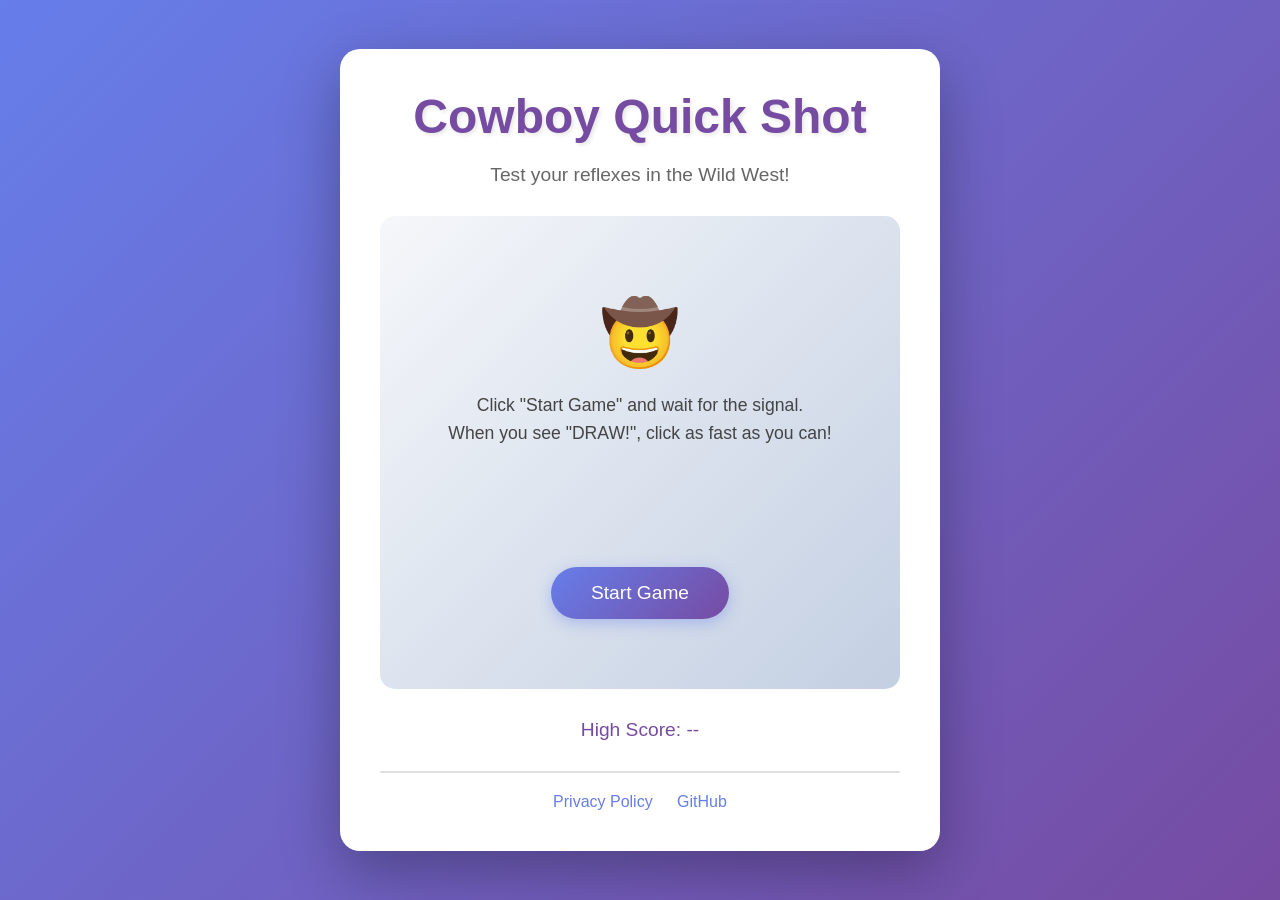
<file: index.html>
<!DOCTYPE html>
<html lang="en">
<head>
    <meta charset="UTF-8">
    <meta name="viewport" content="width=device-width, initial-scale=1.0">
    <title>Cowboy Quick Shot - Fast-Draw Reaction Game</title>
    <style>
        * {
            margin: 0;
            padding: 0;
            box-sizing: border-box;
        }
        
        body {
            font-family: -apple-system, BlinkMacSystemFont, 'Segoe UI', Roboto, 'Helvetica Neue', Arial, sans-serif;
            background: linear-gradient(135deg, #667eea 0%, #764ba2 100%);
            min-height: 100vh;
            display: flex;
            justify-content: center;
            align-items: center;
            padding: 20px;
        }
        
        .game-container {
            background: white;
            border-radius: 20px;
            padding: 40px;
            box-shadow: 0 20px 60px rgba(0,0,0,0.3);
            text-align: center;
            max-width: 600px;
            width: 100%;
        }
        
        h1 {
            color: #764ba2;
            font-size: 3em;
            margin-bottom: 20px;
            text-shadow: 2px 2px 4px rgba(0,0,0,0.1);
        }
        
        .subtitle {
            color: #666;
            font-size: 1.2em;
            margin-bottom: 30px;
        }
        
        .game-area {
            background: linear-gradient(135deg, #f5f7fa 0%, #c3cfe2 100%);
            border-radius: 15px;
            padding: 60px 20px;
            margin: 30px 0;
            min-height: 300px;
            display: flex;
            flex-direction: column;
            justify-content: center;
            align-items: center;
            position: relative;
        }
        
        .instructions {
            font-size: 1.1em;
            color: #444;
            line-height: 1.6;
            margin-bottom: 20px;
        }
        
        .btn {
            background: linear-gradient(135deg, #667eea, #764ba2);
            color: white;
            border: none;
            padding: 15px 40px;
            font-size: 1.2em;
            border-radius: 30px;
            cursor: pointer;
            transition: all 0.3s;
            margin: 10px;
            box-shadow: 0 4px 15px rgba(102, 126, 234, 0.4);
        }
        
        .btn:hover {
            transform: translateY(-2px);
            box-shadow: 0 6px 20px rgba(102, 126, 234, 0.6);
        }
        
        .btn:active {
            transform: translateY(0);
        }
        
        .btn:disabled {
            opacity: 0.6;
            cursor: not-allowed;
        }
        
        .message {
            font-size: 2em;
            font-weight: bold;
            margin: 20px 0;
            min-height: 50px;
        }
        
        .wait-message {
            color: #ff6b6b;
        }
        
        .ready-message {
            color: #51cf66;
            animation: pulse 0.5s infinite alternate;
        }
        
        @keyframes pulse {
            from { transform: scale(1); }
            to { transform: scale(1.05); }
        }
        
        .score {
            font-size: 1.5em;
            color: #667eea;
            margin: 20px 0;
        }
        
        .high-score {
            color: #764ba2;
            font-size: 1.2em;
            margin-top: 10px;
        }
        
        .footer {
            margin-top: 30px;
            padding-top: 20px;
            border-top: 2px solid #e0e0e0;
        }
        
        .footer a {
            color: #667eea;
            text-decoration: none;
            margin: 0 10px;
            transition: color 0.3s;
        }
        
        .footer a:hover {
            color: #764ba2;
        }
        
        .cowboy-emoji {
            font-size: 4em;
            margin: 20px 0;
        }
    </style>
</head>
<body>
    <div class="game-container">
        <h1>Cowboy Quick Shot</h1>
        <p class="subtitle">Test your reflexes in the Wild West!</p>
        
        <div class="game-area">
            <div class="cowboy-emoji">🤠</div>
            <div class="instructions">
                Click "Start Game" and wait for the signal.<br>
                When you see "DRAW!", click as fast as you can!
            </div>
            <div class="message" id="message"></div>
            <button class="btn" id="startBtn" onclick="startGame()">Start Game</button>
            <button class="btn" id="shootBtn" onclick="shoot()" style="display: none;" disabled>SHOOT!</button>
        </div>
        
        <div class="score" id="score"></div>
        <div class="high-score" id="highScore">High Score: --</div>
        
        <div class="footer">
            <a href="privacy.html">Privacy Policy</a>
            <a href="https://github.com/avinashkr29/cowboy-quick-shot-app">GitHub</a>
        </div>
    </div>
    
    <script>
        let startTime;
        let gameActive = false;
        let timeout;
        
        function loadHighScore() {
            const highScore = localStorage.getItem('cowboyHighScore');
            if (highScore) {
                document.getElementById('highScore').textContent = `High Score: ${highScore} ms`;
            }
        }
        
        function saveHighScore(time) {
            const currentHigh = localStorage.getItem('cowboyHighScore');
            if (!currentHigh || time < parseInt(currentHigh)) {
                localStorage.setItem('cowboyHighScore', time);
                document.getElementById('highScore').textContent = `High Score: ${time} ms`;
                return true;
            }
            return false;
        }
        
        function startGame() {
            gameActive = false;
            document.getElementById('startBtn').style.display = 'none';
            document.getElementById('shootBtn').style.display = 'inline-block';
            document.getElementById('shootBtn').disabled = true;
            document.getElementById('message').className = 'message wait-message';
            document.getElementById('message').textContent = 'Wait for it...';
            document.getElementById('score').textContent = '';
            
            const randomDelay = Math.random() * 3000 + 2000;
            
            timeout = setTimeout(() => {
                gameActive = true;
                startTime = Date.now();
                document.getElementById('shootBtn').disabled = false;
                document.getElementById('message').className = 'message ready-message';
                document.getElementById('message').textContent = 'DRAW!';
            }, randomDelay);
        }
        
        function shoot() {
            if (!gameActive) {
                clearTimeout(timeout);
                document.getElementById('message').className = 'message wait-message';
                document.getElementById('message').textContent = 'Too early! You lose!';
                document.getElementById('score').textContent = 'Try again!';
                resetGame();
                return;
            }
            
            const endTime = Date.now();
            const reactionTime = endTime - startTime;
            
            document.getElementById('message').className = 'message';
            document.getElementById('message').textContent = 'Nice shot!';
            document.getElementById('score').textContent = `Reaction time: ${reactionTime} ms`;
            
            if (saveHighScore(reactionTime)) {
                document.getElementById('message').textContent = 'NEW HIGH SCORE!';
            }
            
            gameActive = false;
            resetGame();
        }
        
        function resetGame() {
            setTimeout(() => {
                document.getElementById('startBtn').style.display = 'inline-block';
                document.getElementById('shootBtn').style.display = 'none';
                document.getElementById('message').textContent = '';
            }, 2000);
        }
        
        loadHighScore();
    </script>
</body>
</html>
</file>
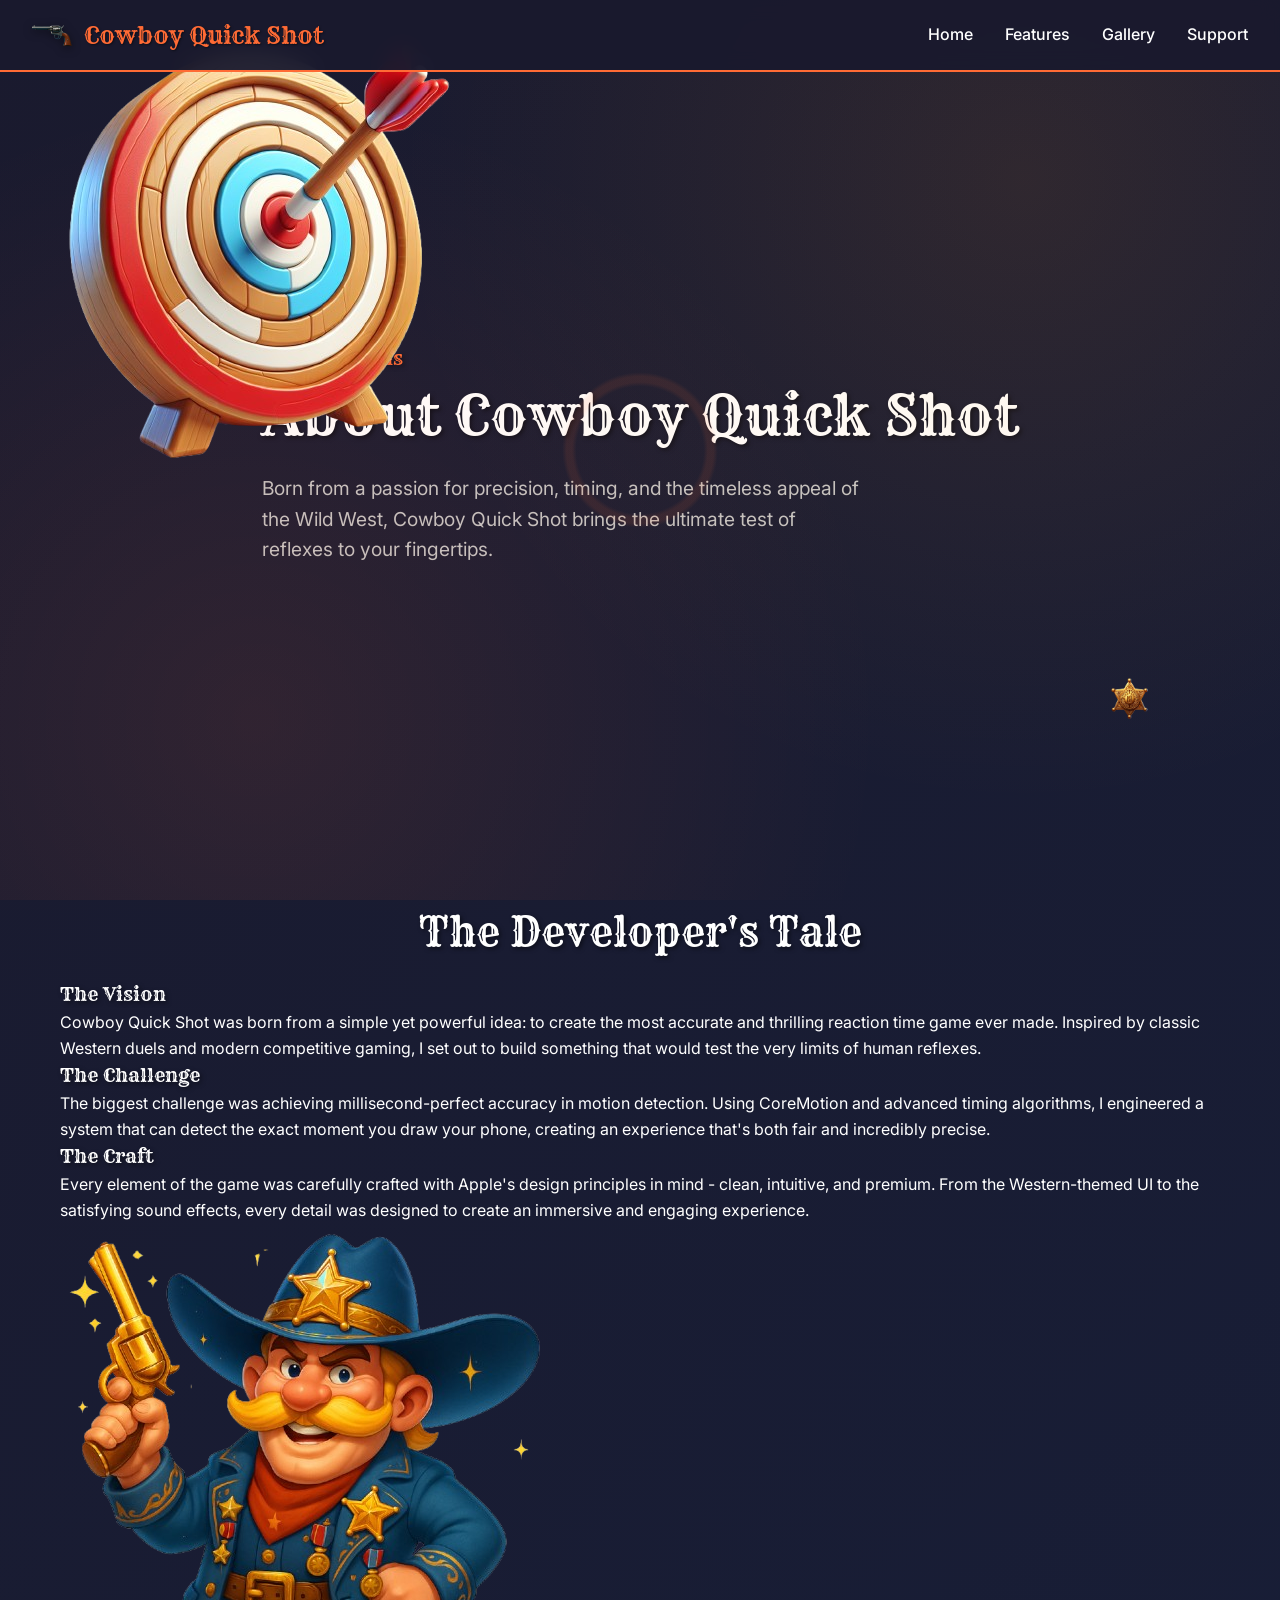
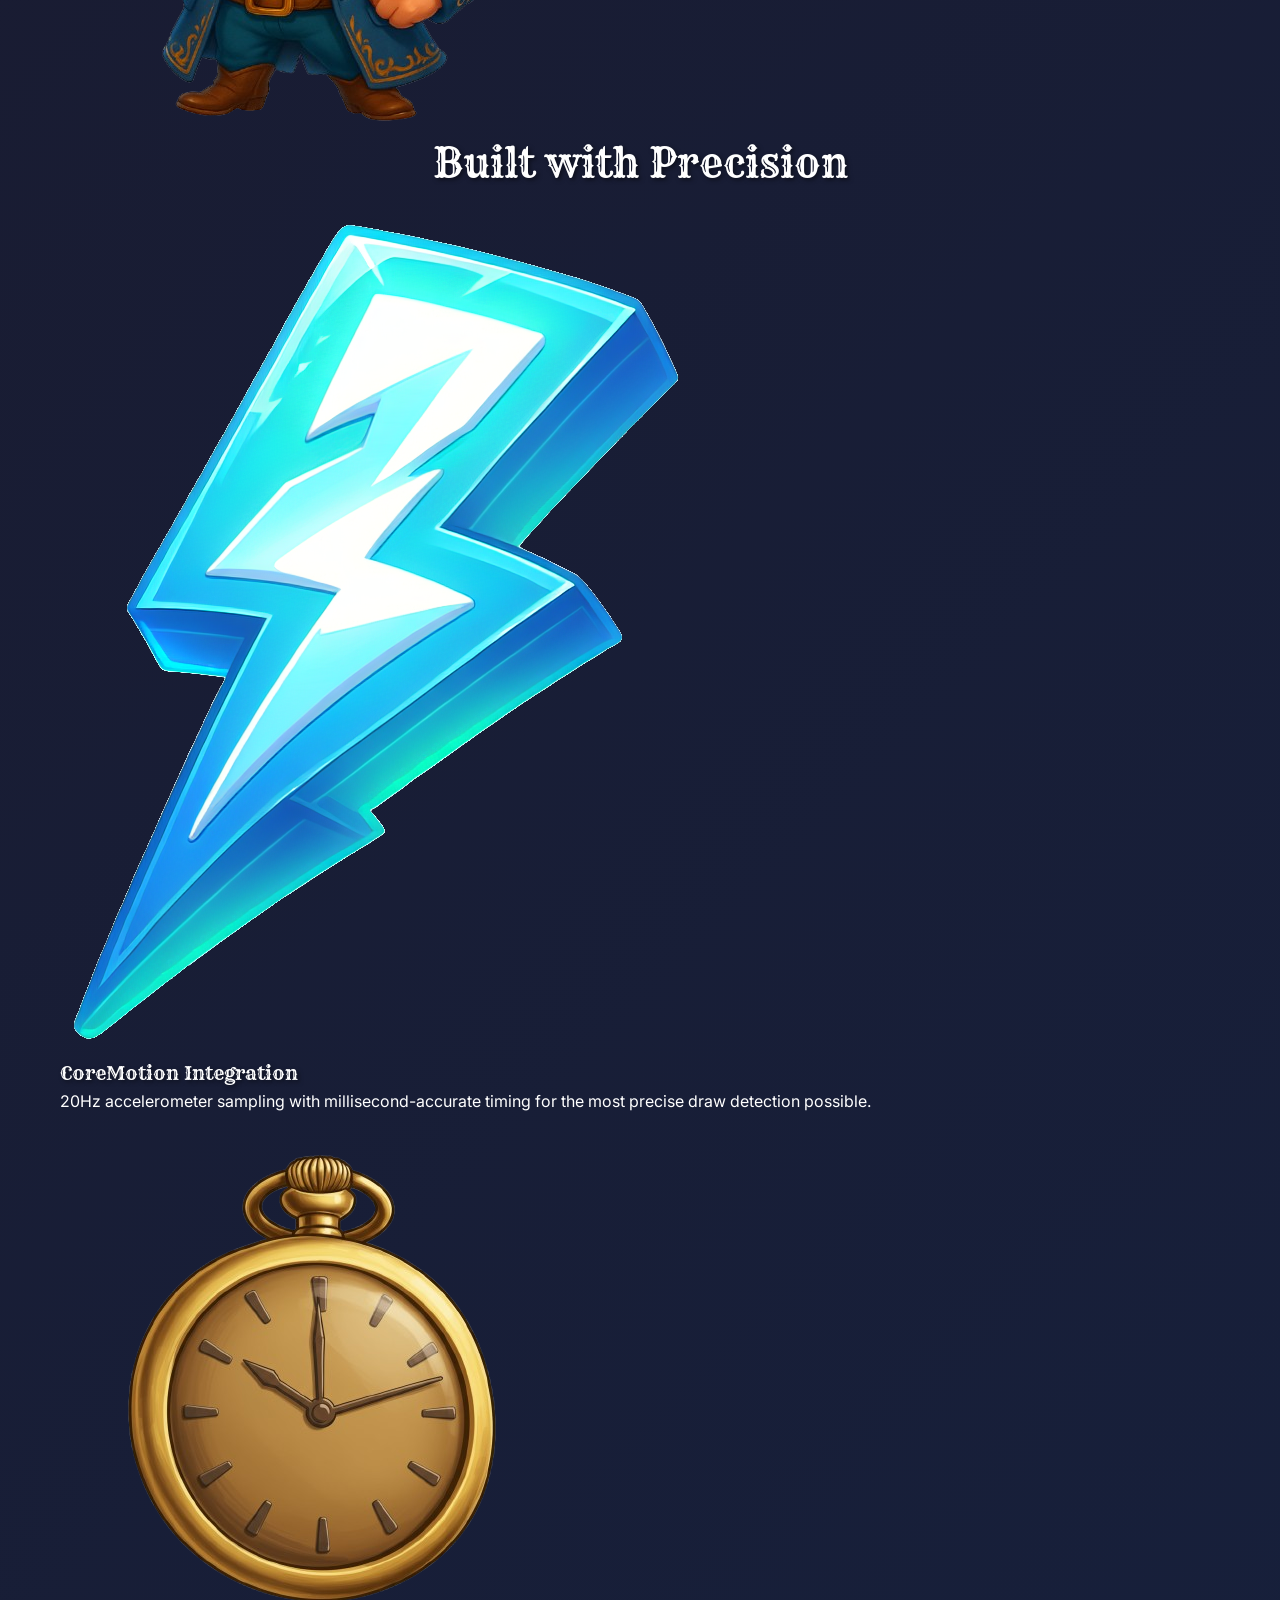
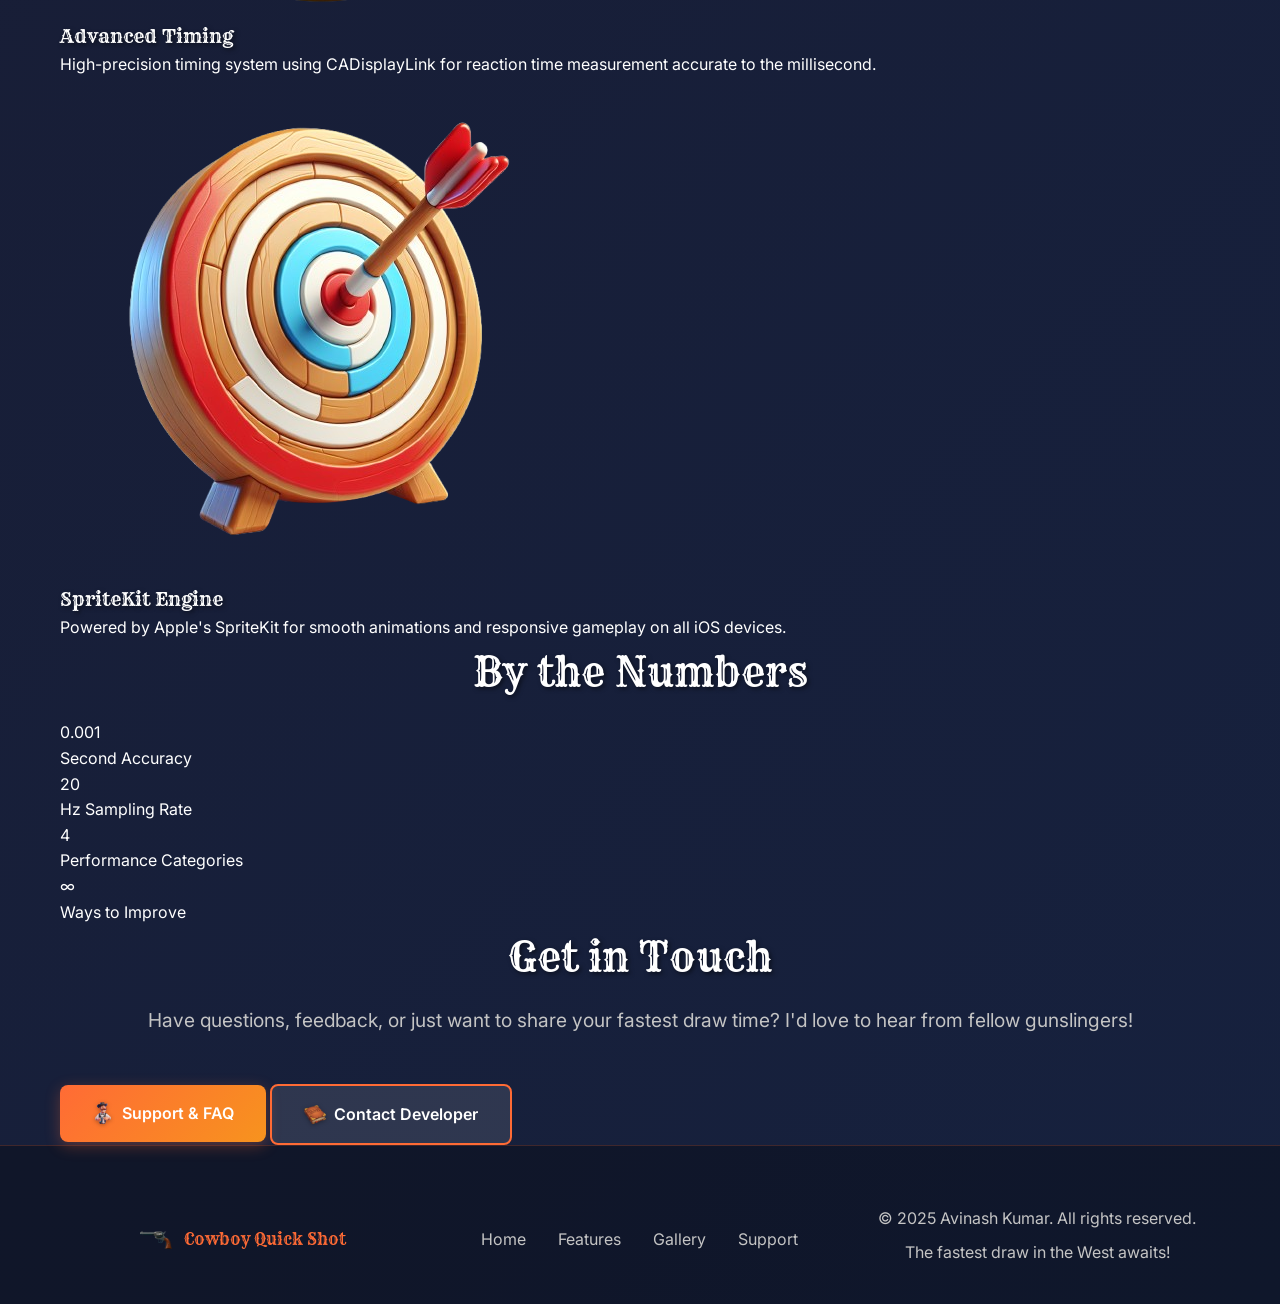
<file: about.html>
<!DOCTYPE html>
<html lang="en">
<head>
    <meta charset="UTF-8">
    <meta name="viewport" content="width=device-width, initial-scale=1.0">
    <title>About - Cowboy Quick Shot</title>
    <meta name="description" content="Meet the developer behind Cowboy Quick Shot - the ultimate Western reflex game that tests your lightning-fast draw skills.">
    <link rel="stylesheet" href="css/style.css">
    <link rel="preconnect" href="https://fonts.googleapis.com">
    <link rel="preconnect" href="https://fonts.gstatic.com" crossorigin>
    <link href="https://fonts.googleapis.com/css2?family=Rye&family=Inter:wght@300;400;500;600;700&display=swap" rel="stylesheet">
</head>
<body>
    <header class="header">
        <nav class="nav">
            <div class="nav-brand">
                <img src="images/revolver.png" alt="Revolver" class="nav-logo">
                <span class="nav-title">Cowboy Quick Shot</span>
            </div>
            <ul class="nav-menu">
                <li><a href="index.html">Home</a></li>
                <li><a href="index.html#features">Features</a></li>
                <li><a href="index.html#gallery">Gallery</a></li>
                <li><a href="support.html">Support</a></li>
            </ul>
        </nav>
    </header>

    <main>
        <!-- Hero Section -->
        <section class="hero about-hero">
            <div class="hero-background">
                <div class="crosshair-overlay"></div>
            </div>
            <div class="container">
                <div class="about-content">
                    <h1 class="hero-title">
                        <span class="hero-subtitle">Meet the Gunslinger</span>
                        <span class="hero-main">About Cowboy Quick Shot</span>
                    </h1>
                    <p class="hero-description">
                        Born from a passion for precision, timing, and the timeless appeal of the Wild West, 
                        Cowboy Quick Shot brings the ultimate test of reflexes to your fingertips.
                    </p>
                </div>
            </div>
        </section>

        <!-- Developer Story -->
        <section class="developer-story">
            <div class="container">
                <div class="story-content">
                    <div class="story-text">
                        <h2 class="section-title">The Developer's Tale</h2>
                        <div class="story-block">
                            <h3>The Vision</h3>
                            <p>
                                Cowboy Quick Shot was born from a simple yet powerful idea: to create the most accurate 
                                and thrilling reaction time game ever made. Inspired by classic Western duels and 
                                modern competitive gaming, I set out to build something that would test the very limits 
                                of human reflexes.
                            </p>
                        </div>
                        
                        <div class="story-block">
                            <h3>The Challenge</h3>
                            <p>
                                The biggest challenge was achieving millisecond-perfect accuracy in motion detection. 
                                Using CoreMotion and advanced timing algorithms, I engineered a system that can detect 
                                the exact moment you draw your phone, creating an experience that's both fair and 
                                incredibly precise.
                            </p>
                        </div>
                        
                        <div class="story-block">
                            <h3>The Craft</h3>
                            <p>
                                Every element of the game was carefully crafted with Apple's design principles in mind - 
                                clean, intuitive, and premium. From the Western-themed UI to the satisfying sound effects, 
                                every detail was designed to create an immersive and engaging experience.
                            </p>
                        </div>
                    </div>
                    
                    <div class="story-image">
                        <img src="images/vip_cowboy.png" alt="VIP Cowboy" class="developer-avatar">
                        <div class="floating-elements">
                            <img src="images/home_page/sherrif_batch.png" alt="Sheriff Badge" class="floating-badge">
                            <img src="images/settings_page/target.png" alt="Target" class="floating-target">
                        </div>
                    </div>
                </div>
            </div>
        </section>

        <!-- Technical Details -->
        <section class="technical-details">
            <div class="container">
                <h2 class="section-title">Built with Precision</h2>
                <div class="tech-grid">
                    <div class="tech-card">
                        <div class="tech-icon">
                            <img src="images/settings_page/lighitning.png" alt="Lightning">
                        </div>
                        <h3>CoreMotion Integration</h3>
                        <p>20Hz accelerometer sampling with millisecond-accurate timing for the most precise draw detection possible.</p>
                    </div>
                    
                    <div class="tech-card">
                        <div class="tech-icon">
                            <img src="images/settings_page/pocket_watch.png" alt="Pocket Watch">
                        </div>
                        <h3>Advanced Timing</h3>
                        <p>High-precision timing system using CADisplayLink for reaction time measurement accurate to the millisecond.</p>
                    </div>
                    
                    <div class="tech-card">
                        <div class="tech-icon">
                            <img src="images/settings_page/target.png" alt="Target">
                        </div>
                        <h3>SpriteKit Engine</h3>
                        <p>Powered by Apple's SpriteKit for smooth animations and responsive gameplay on all iOS devices.</p>
                    </div>
                </div>
            </div>
        </section>

        <!-- Stats Section -->
        <section class="app-stats">
            <div class="container">
                <h2 class="section-title">By the Numbers</h2>
                <div class="stats-grid">
                    <div class="stat-card">
                        <div class="stat-number">0.001</div>
                        <div class="stat-label">Second Accuracy</div>
                    </div>
                    <div class="stat-card">
                        <div class="stat-number">20</div>
                        <div class="stat-label">Hz Sampling Rate</div>
                    </div>
                    <div class="stat-card">
                        <div class="stat-number">4</div>
                        <div class="stat-label">Performance Categories</div>
                    </div>
                    <div class="stat-card">
                        <div class="stat-number">∞</div>
                        <div class="stat-label">Ways to Improve</div>
                    </div>
                </div>
            </div>
        </section>

        <!-- Contact Section -->
        <section class="contact">
            <div class="container">
                <h2 class="section-title">Get in Touch</h2>
                <p class="section-subtitle">
                    Have questions, feedback, or just want to share your fastest draw time? 
                    I'd love to hear from fellow gunslingers!
                </p>
                <div class="contact-buttons">
                    <a href="support.html" class="btn btn-primary">
                        <img src="images/home_page/support_man.png" alt="Support" class="btn-icon">
                        Support & FAQ
                    </a>
                    <a href="mailto:support@cowboyquickshot.com" class="btn btn-secondary">
                        <img src="images/home_page/records.png" alt="Contact" class="btn-icon">
                        Contact Developer
                    </a>
                </div>
            </div>
        </section>
    </main>

    <footer class="footer">
        <div class="container">
            <div class="footer-content">
                <div class="footer-brand">
                    <img src="images/revolver.png" alt="Revolver" class="footer-logo">
                    <span class="footer-title">Cowboy Quick Shot</span>
                </div>
                <div class="footer-links">
                    <a href="index.html">Home</a>
                    <a href="index.html#features">Features</a>
                    <a href="index.html#gallery">Gallery</a>
                    <a href="support.html">Support</a>
                </div>
                <div class="footer-social">
                    <p>© 2025 Avinash Kumar. All rights reserved.</p>
                    <p>The fastest draw in the West awaits!</p>
                </div>
            </div>
        </div>
    </footer>

    <script src="js/main.js"></script>
</body>
</html>
</file>
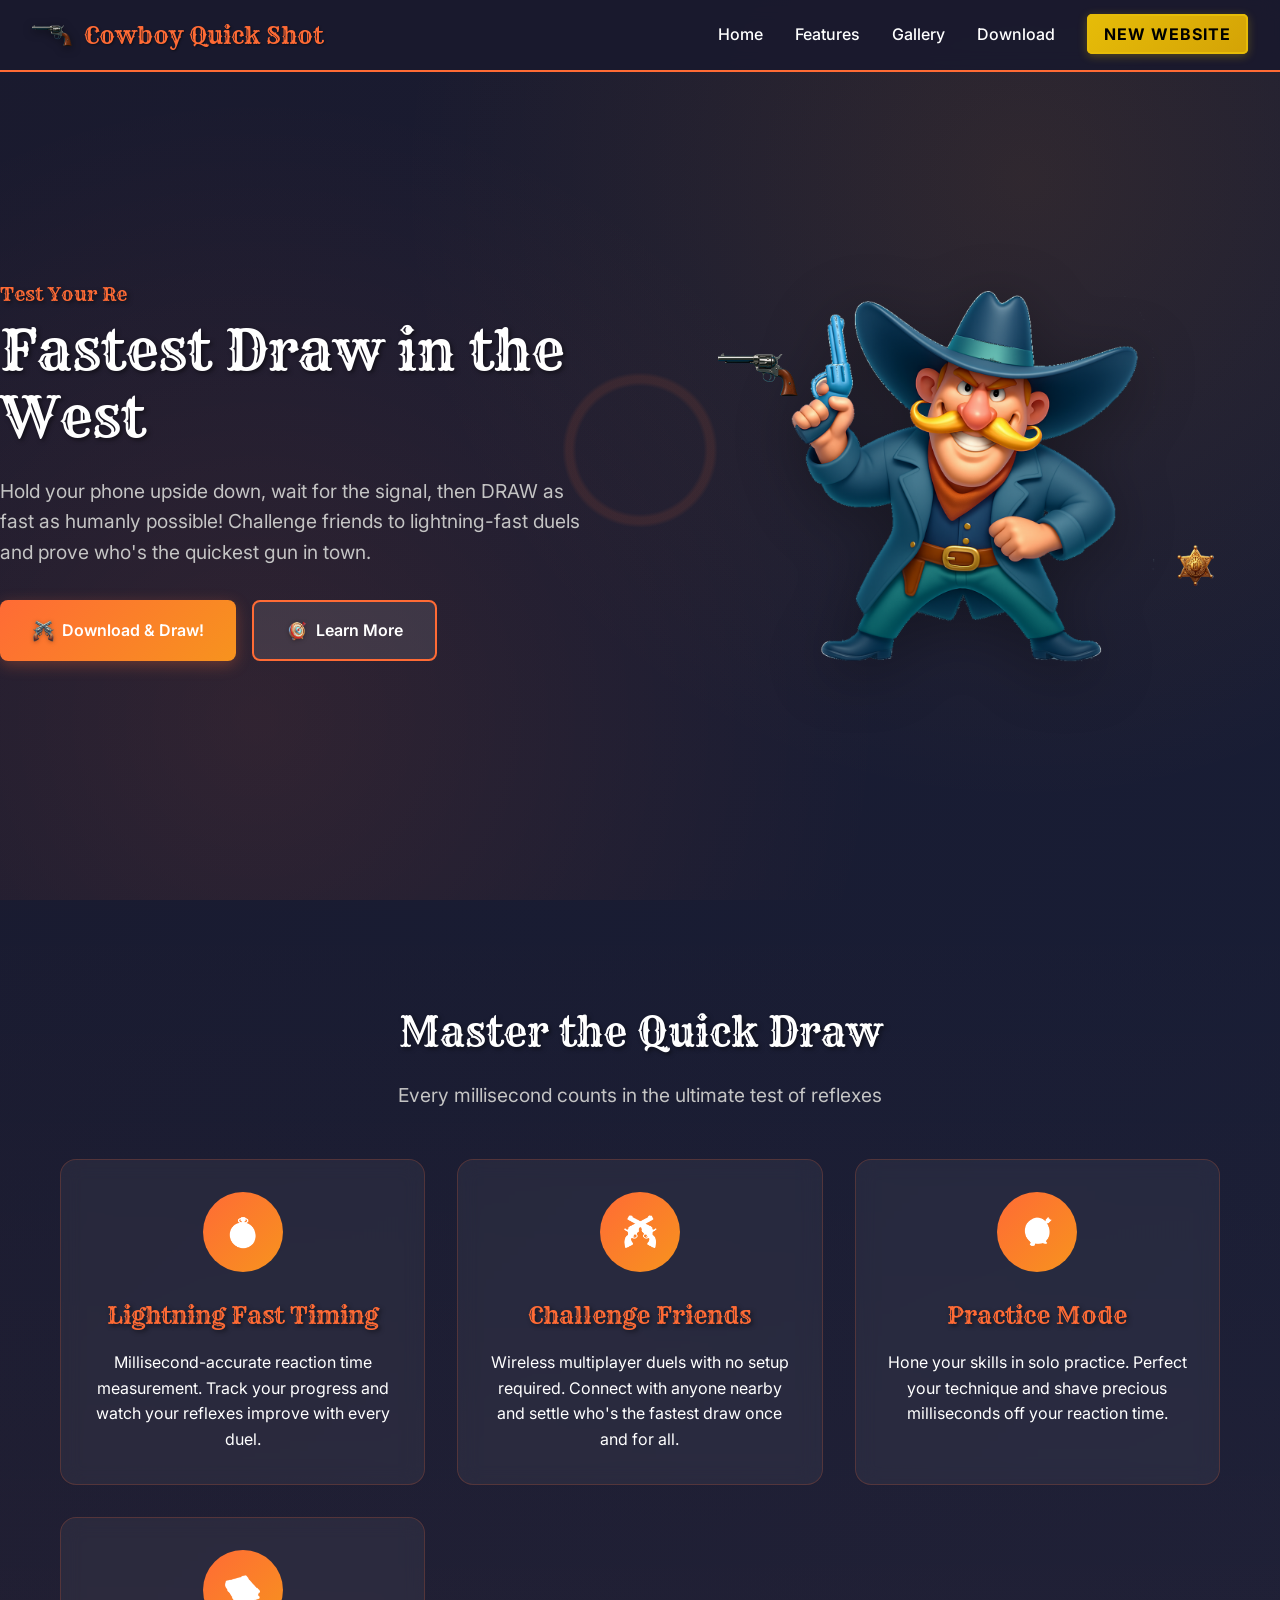
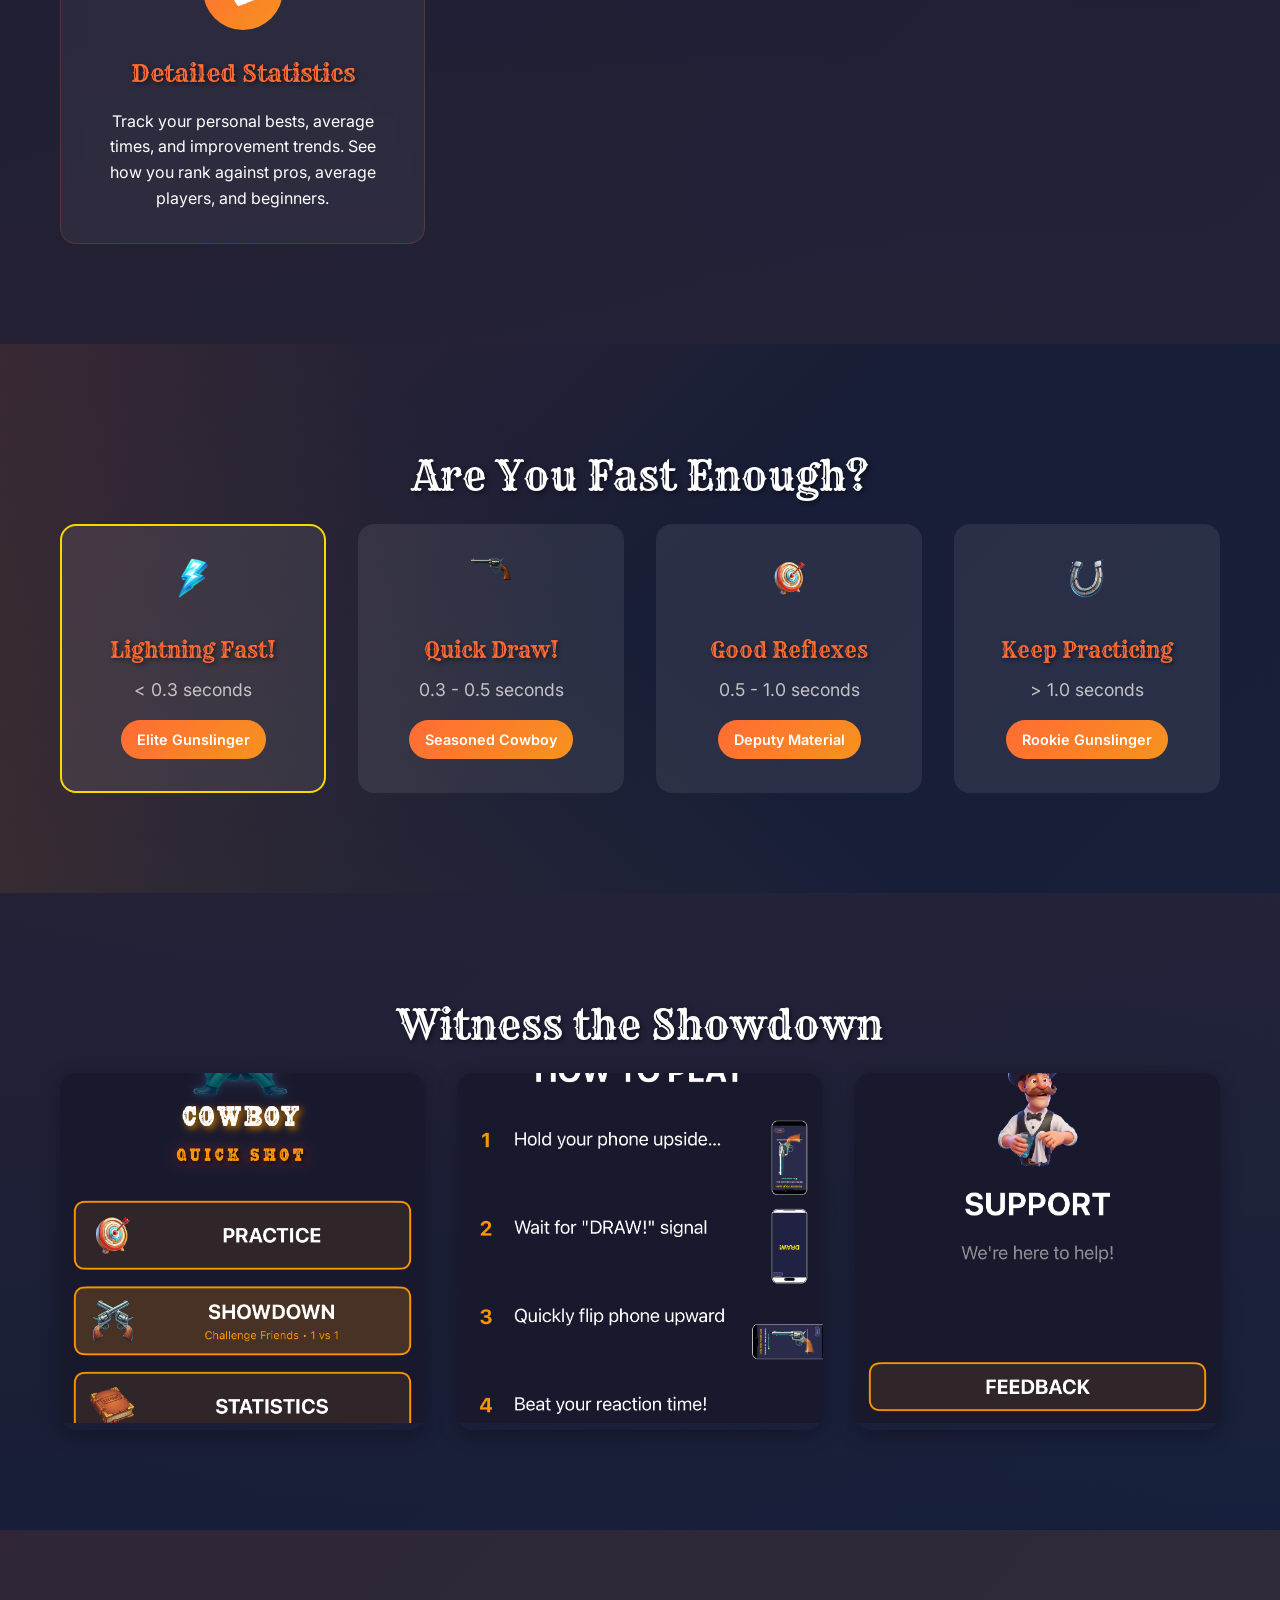
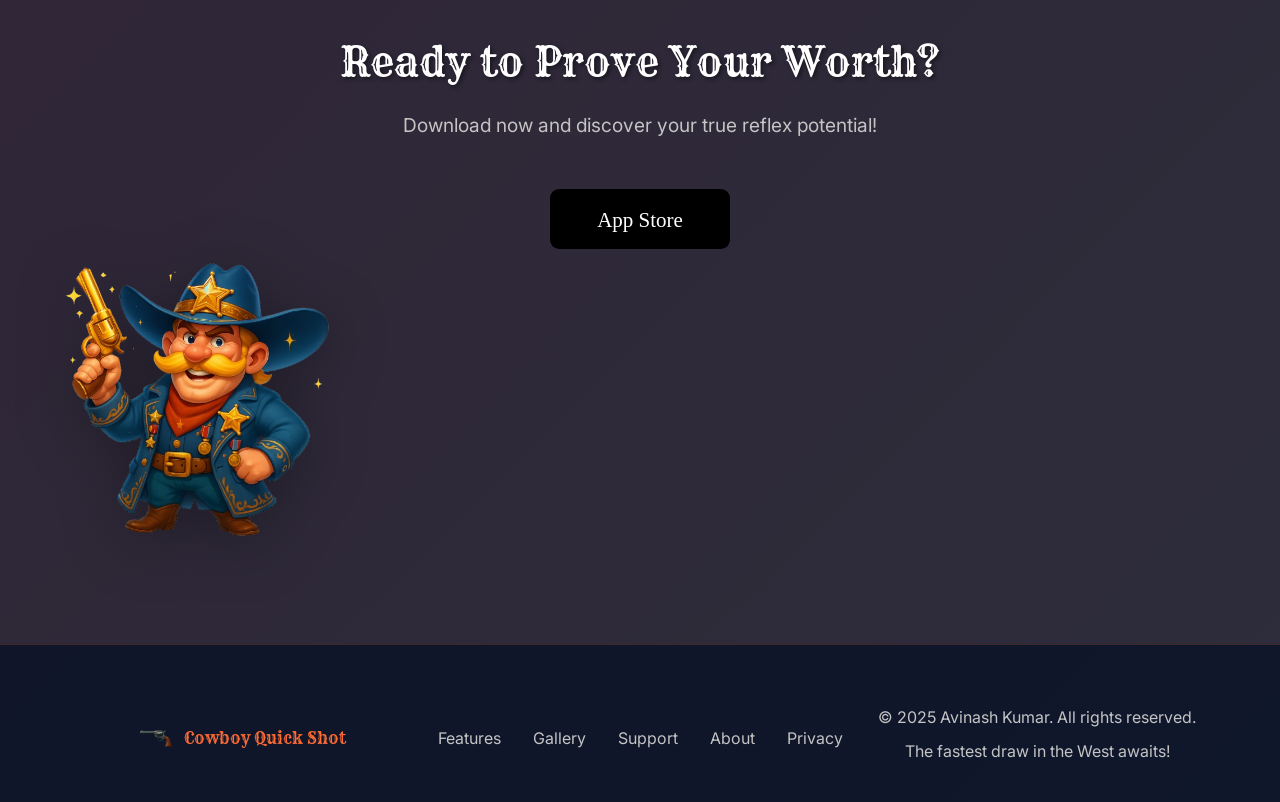
<file: old-website.html>
<!DOCTYPE html>
<html lang="en">
<head>
    <meta charset="UTF-8">
    <meta name="viewport" content="width=device-width, initial-scale=1.0">
    <title>Cowboy Quick Shot - Fastest Draw in the West</title>
    <meta name="description" content="Test your reflexes in the ultimate Western gunfighter duel. Hold your phone upside down and draw as fast as lightning when you see the signal!">
    <link rel="stylesheet" href="css/style.css">
    <link rel="preconnect" href="https://fonts.googleapis.com">
    <link rel="preconnect" href="https://fonts.gstatic.com" crossorigin>
    <link href="https://fonts.googleapis.com/css2?family=Rye&family=Inter:wght@300;400;500;600;700&display=swap" rel="stylesheet">
</head>
<body>
    <header class="header">
        <nav class="nav">
            <div class="nav-brand">
                <img src="images/revolver.png" alt="Revolver" class="nav-logo">
                <span class="nav-title">Cowboy Quick Shot</span>
            </div>
            <ul class="nav-menu">
                <li><a href="#home">Home</a></li>
                <li><a href="#features">Features</a></li>
                <li><a href="gallery.html">Gallery</a></li>
                <li><a href="#download">Download</a></li>
                <li><a href="index.html" class="new-website-btn">New Website</a></li>
            </ul>
        </nav>
    </header>

    <main>
        <!-- Hero Section -->
        <section id="home" class="hero">
            <div class="hero-background">
                <div class="crosshair-overlay"></div>
            </div>
            <div class="hero-content">
                <h1 class="hero-title">
                    <span class="hero-subtitle">Test Your Reflexes, Cowboy!</span>
                    <span class="hero-main">Fastest Draw in the West</span>
                </h1>
                <p class="hero-description">
                    Hold your phone upside down, wait for the signal, then DRAW as fast as humanly possible! 
                    Challenge friends to lightning-fast duels and prove who's the quickest gun in town.
                </p>
                <div class="hero-buttons">
                    <a href="#download" class="btn btn-primary">
                        <img src="images/home_page/dual_revolver.png" alt="Dual Revolvers" class="btn-icon">
                        Download & Draw!
                    </a>
                    <a href="#features" class="btn btn-secondary">
                        <img src="images/settings_page/target.png" alt="Target" class="btn-icon">
                        Learn More
                    </a>
                </div>
            </div>
            <div class="hero-image">
                <img src="images/home_page/man.png" alt="Cowboy Character" class="cowboy-hero">
                <div class="floating-elements">
                    <img src="images/revolver.png" alt="Revolver" class="floating-revolver">
                    <img src="images/home_page/sherrif_batch.png" alt="Sheriff Badge" class="floating-badge">
                </div>
            </div>
        </section>

        <!-- Features Section -->
        <section id="features" class="features">
            <div class="container">
                <h2 class="section-title">Master the Quick Draw</h2>
                <p class="section-subtitle">Every millisecond counts in the ultimate test of reflexes</p>
                
                <div class="features-grid">
                    <div class="feature-card">
                        <div class="feature-icon">
                            <img src="images/settings_page/pocket_watch.png" alt="Pocket Watch">
                        </div>
                        <h3>Lightning Fast Timing</h3>
                        <p>Millisecond-accurate reaction time measurement. Track your progress and watch your reflexes improve with every duel.</p>
                    </div>
                    
                    <div class="feature-card">
                        <div class="feature-icon">
                            <img src="images/home_page/dual_revolver.png" alt="Dual Revolvers">
                        </div>
                        <h3>Challenge Friends</h3>
                        <p>Wireless multiplayer duels with no setup required. Connect with anyone nearby and settle who's the fastest draw once and for all.</p>
                    </div>
                    
                    <div class="feature-card">
                        <div class="feature-icon">
                            <img src="images/settings_page/target.png" alt="Target">
                        </div>
                        <h3>Practice Mode</h3>
                        <p>Hone your skills in solo practice. Perfect your technique and shave precious milliseconds off your reaction time.</p>
                    </div>
                    
                    <div class="feature-card">
                        <div class="feature-icon">
                            <img src="images/home_page/records.png" alt="Records">
                        </div>
                        <h3>Detailed Statistics</h3>
                        <p>Track your personal bests, average times, and improvement trends. See how you rank against pros, average players, and beginners.</p>
                    </div>
                </div>
            </div>
        </section>

        <!-- Performance Categories -->
        <section class="performance">
            <div class="container">
                <h2 class="section-title">Are You Fast Enough?</h2>
                <div class="performance-grid">
                    <div class="performance-card lightning">
                        <div class="performance-icon">
                            <img src="images/settings_page/lighitning.png" alt="Lightning">
                        </div>
                        <h3>Lightning Fast!</h3>
                        <p>&lt; 0.3 seconds</p>
                        <span class="performance-badge">Elite Gunslinger</span>
                    </div>
                    
                    <div class="performance-card quick">
                        <div class="performance-icon">
                            <img src="images/revolver.png" alt="Revolver">
                        </div>
                        <h3>Quick Draw!</h3>
                        <p>0.3 - 0.5 seconds</p>
                        <span class="performance-badge">Seasoned Cowboy</span>
                    </div>
                    
                    <div class="performance-card good">
                        <div class="performance-icon">
                            <img src="images/settings_page/target.png" alt="Target">
                        </div>
                        <h3>Good Reflexes</h3>
                        <p>0.5 - 1.0 seconds</p>
                        <span class="performance-badge">Deputy Material</span>
                    </div>
                    
                    <div class="performance-card practice">
                        <div class="performance-icon">
                            <img src="images/settings_page/horseshoe_broken.png" alt="Horseshoe">
                        </div>
                        <h3>Keep Practicing</h3>
                        <p>&gt; 1.0 seconds</p>
                        <span class="performance-badge">Rookie Gunslinger</span>
                    </div>
                </div>
            </div>
        </section>

        <!-- Gallery Preview -->
        <section id="gallery" class="gallery-preview">
            <div class="container">
                <h2 class="section-title">Witness the Showdown</h2>
                <div class="gallery-grid">
                    <div class="gallery-item">
                        <img src="screenshots/Simulator Screenshot - iPhone 16 - 2025-07-04 at 14.46.16.png" alt="Main Menu">
                        <div class="gallery-overlay">
                            <h4>Main Menu</h4>
                            <p>Choose your duel</p>
                        </div>
                    </div>
                    <div class="gallery-item">
                        <img src="screenshots/Simulator Screenshot - iPhone 16 - 2025-07-04 at 14.46.22.png" alt="Position Phone">
                        <div class="gallery-overlay">
                            <h4>Get Ready</h4>
                            <p>Position your phone</p>
                        </div>
                    </div>
                    <div class="gallery-item">
                        <img src="screenshots/Simulator Screenshot - iPhone 16 - 2025-07-04 at 14.47.07.png" alt="Game Action">
                        <div class="gallery-overlay">
                            <h4>Draw!</h4>
                            <p>Lightning fast action</p>
                        </div>
                    </div>
                </div>
            </div>
        </section>

        <!-- Download Section -->
        <section id="download" class="download">
            <div class="container">
                <div class="download-content">
                    <h2 class="section-title">Ready to Prove Your Worth?</h2>
                    <p class="section-subtitle">Download now and discover your true reflex potential!</p>
                    <div class="download-buttons">
                        <a href="#" class="app-store-btn">
                            <img src="[data-uri]" alt="Download on App Store">
                        </a>
                    </div>
                </div>
                <div class="download-image">
                    <img src="images/vip_cowboy.png" alt="VIP Cowboy" class="cowboy-download">
                </div>
            </div>
        </section>
    </main>

    <footer class="footer">
        <div class="container">
            <div class="footer-content">
                <div class="footer-brand">
                    <img src="images/revolver.png" alt="Revolver" class="footer-logo">
                    <span class="footer-title">Cowboy Quick Shot</span>
                </div>
                <div class="footer-links">
                    <a href="#features">Features</a>
                    <a href="gallery.html">Gallery</a>
                    <a href="support.html">Support</a>
                    <a href="about.html">About</a>
                    <a href="privacy.html">Privacy</a>
                </div>
                <div class="footer-social">
                    <p>© 2025 Avinash Kumar. All rights reserved.</p>
                    <p>The fastest draw in the West awaits!</p>
                </div>
            </div>
        </div>
    </footer>

    <script src="js/main.js"></script>
</body>
</html>
</file>
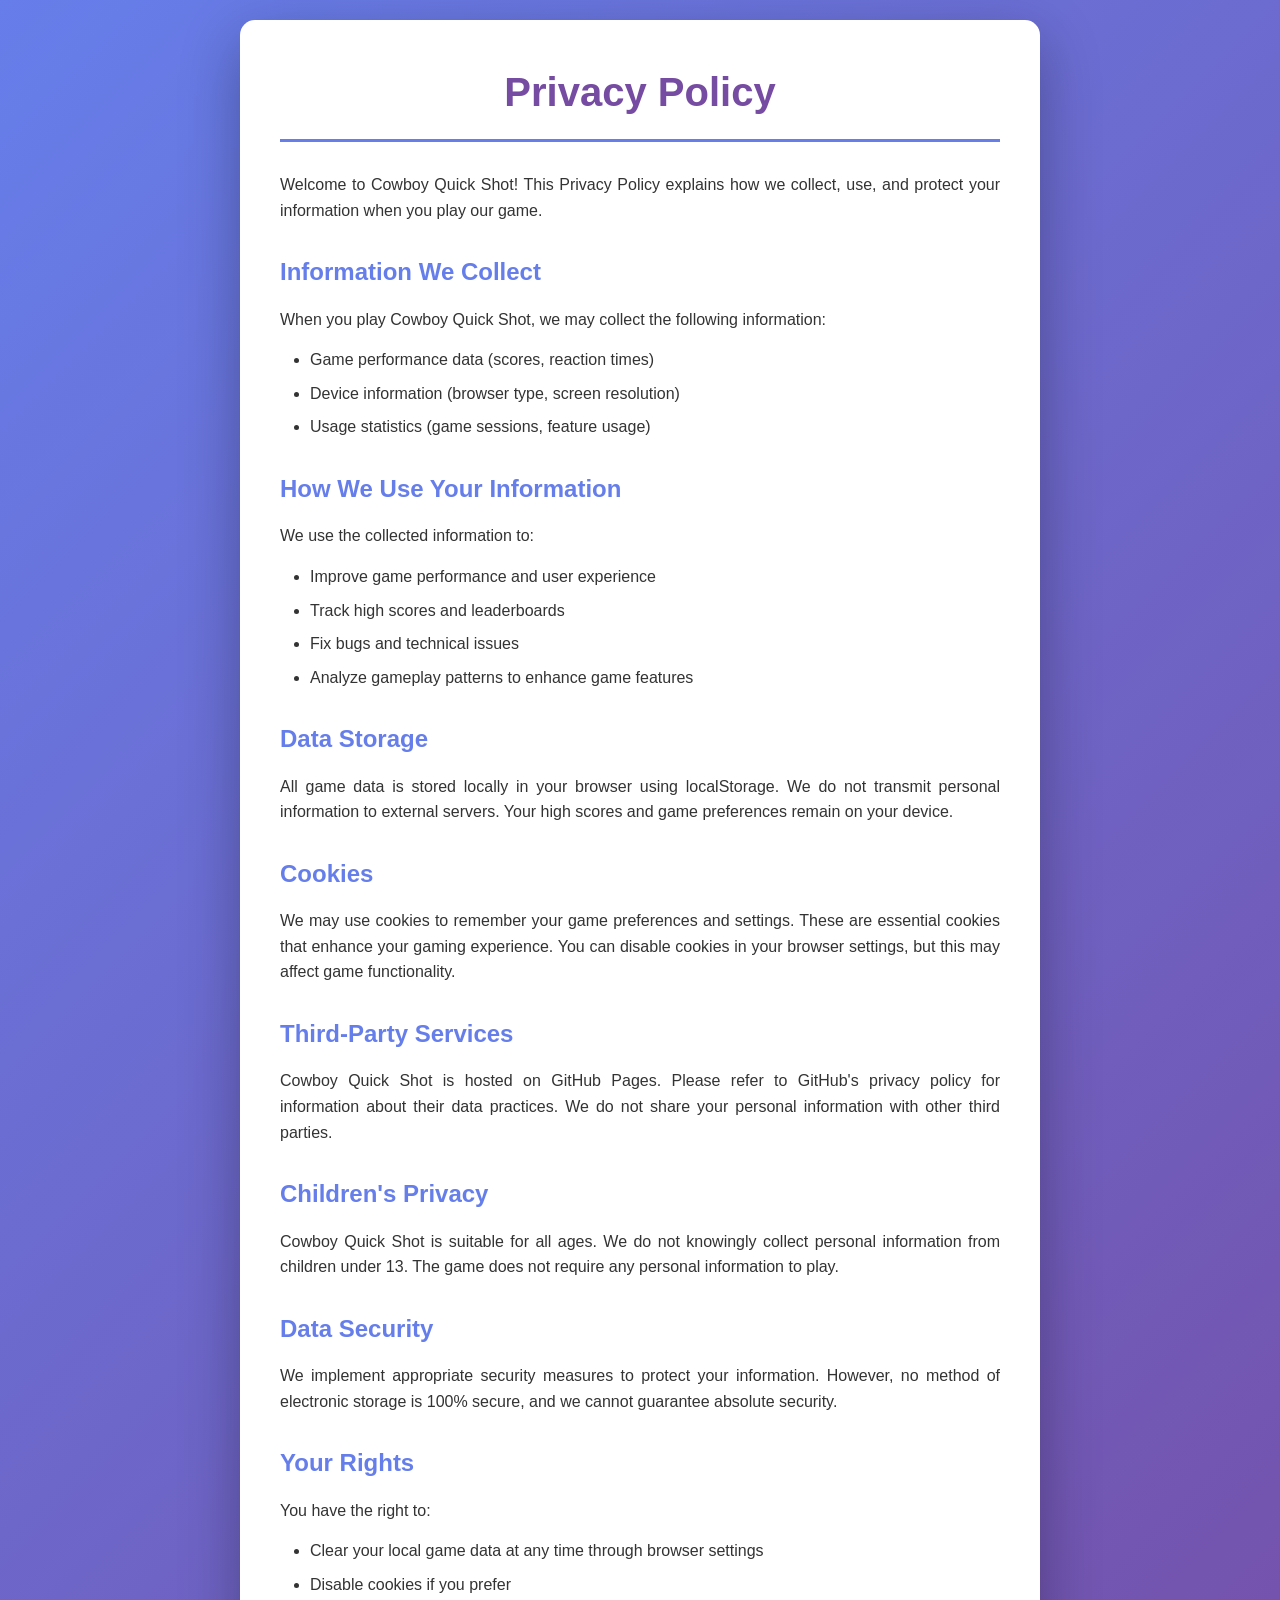
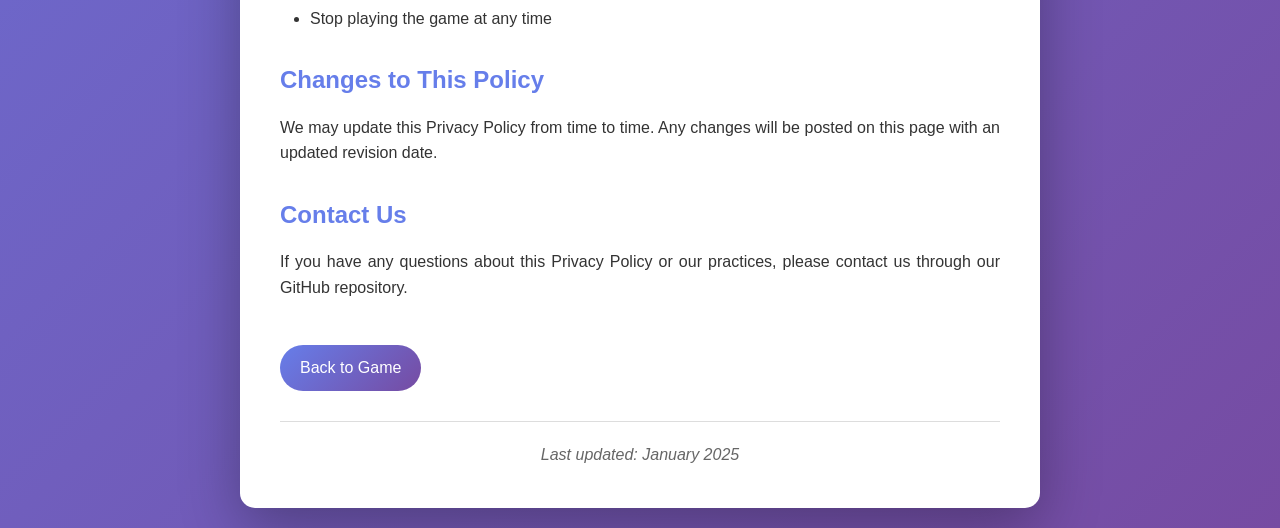
<file: privacy.html>
<!DOCTYPE html>
<html lang="en">
<head>
    <meta charset="UTF-8">
    <meta name="viewport" content="width=device-width, initial-scale=1.0">
    <title>Privacy Policy - Cowboy Quick Shot</title>
    <style>
        * {
            margin: 0;
            padding: 0;
            box-sizing: border-box;
        }
        
        body {
            font-family: -apple-system, BlinkMacSystemFont, 'Segoe UI', Roboto, 'Helvetica Neue', Arial, sans-serif;
            line-height: 1.6;
            color: #333;
            background: linear-gradient(135deg, #667eea 0%, #764ba2 100%);
            min-height: 100vh;
            padding: 20px;
        }
        
        .container {
            max-width: 800px;
            margin: 0 auto;
            background: white;
            padding: 40px;
            border-radius: 15px;
            box-shadow: 0 20px 60px rgba(0,0,0,0.3);
        }
        
        h1 {
            color: #764ba2;
            margin-bottom: 30px;
            font-size: 2.5em;
            text-align: center;
            border-bottom: 3px solid #667eea;
            padding-bottom: 15px;
        }
        
        h2 {
            color: #667eea;
            margin-top: 30px;
            margin-bottom: 15px;
            font-size: 1.5em;
        }
        
        p {
            margin-bottom: 15px;
            text-align: justify;
        }
        
        ul {
            margin-left: 30px;
            margin-bottom: 15px;
        }
        
        li {
            margin-bottom: 8px;
        }
        
        .back-link {
            display: inline-block;
            margin-top: 30px;
            padding: 10px 20px;
            background: linear-gradient(135deg, #667eea, #764ba2);
            color: white;
            text-decoration: none;
            border-radius: 25px;
            transition: transform 0.3s;
        }
        
        .back-link:hover {
            transform: translateY(-2px);
        }
        
        .last-updated {
            text-align: center;
            color: #666;
            font-style: italic;
            margin-top: 30px;
            padding-top: 20px;
            border-top: 1px solid #ddd;
        }
    </style>
</head>
<body>
    <div class="container">
        <h1>Privacy Policy</h1>
        
        <p>Welcome to Cowboy Quick Shot! This Privacy Policy explains how we collect, use, and protect your information when you play our game.</p>
        
        <h2>Information We Collect</h2>
        <p>When you play Cowboy Quick Shot, we may collect the following information:</p>
        <ul>
            <li>Game performance data (scores, reaction times)</li>
            <li>Device information (browser type, screen resolution)</li>
            <li>Usage statistics (game sessions, feature usage)</li>
        </ul>
        
        <h2>How We Use Your Information</h2>
        <p>We use the collected information to:</p>
        <ul>
            <li>Improve game performance and user experience</li>
            <li>Track high scores and leaderboards</li>
            <li>Fix bugs and technical issues</li>
            <li>Analyze gameplay patterns to enhance game features</li>
        </ul>
        
        <h2>Data Storage</h2>
        <p>All game data is stored locally in your browser using localStorage. We do not transmit personal information to external servers. Your high scores and game preferences remain on your device.</p>
        
        <h2>Cookies</h2>
        <p>We may use cookies to remember your game preferences and settings. These are essential cookies that enhance your gaming experience. You can disable cookies in your browser settings, but this may affect game functionality.</p>
        
        <h2>Third-Party Services</h2>
        <p>Cowboy Quick Shot is hosted on GitHub Pages. Please refer to GitHub's privacy policy for information about their data practices. We do not share your personal information with other third parties.</p>
        
        <h2>Children's Privacy</h2>
        <p>Cowboy Quick Shot is suitable for all ages. We do not knowingly collect personal information from children under 13. The game does not require any personal information to play.</p>
        
        <h2>Data Security</h2>
        <p>We implement appropriate security measures to protect your information. However, no method of electronic storage is 100% secure, and we cannot guarantee absolute security.</p>
        
        <h2>Your Rights</h2>
        <p>You have the right to:</p>
        <ul>
            <li>Clear your local game data at any time through browser settings</li>
            <li>Disable cookies if you prefer</li>
            <li>Stop playing the game at any time</li>
        </ul>
        
        <h2>Changes to This Policy</h2>
        <p>We may update this Privacy Policy from time to time. Any changes will be posted on this page with an updated revision date.</p>
        
        <h2>Contact Us</h2>
        <p>If you have any questions about this Privacy Policy or our practices, please contact us through our GitHub repository.</p>
        
        <a href="index.html" class="back-link">Back to Game</a>
        
        <div class="last-updated">
            Last updated: January 2025
        </div>
    </div>
</body>
</html>
</file>
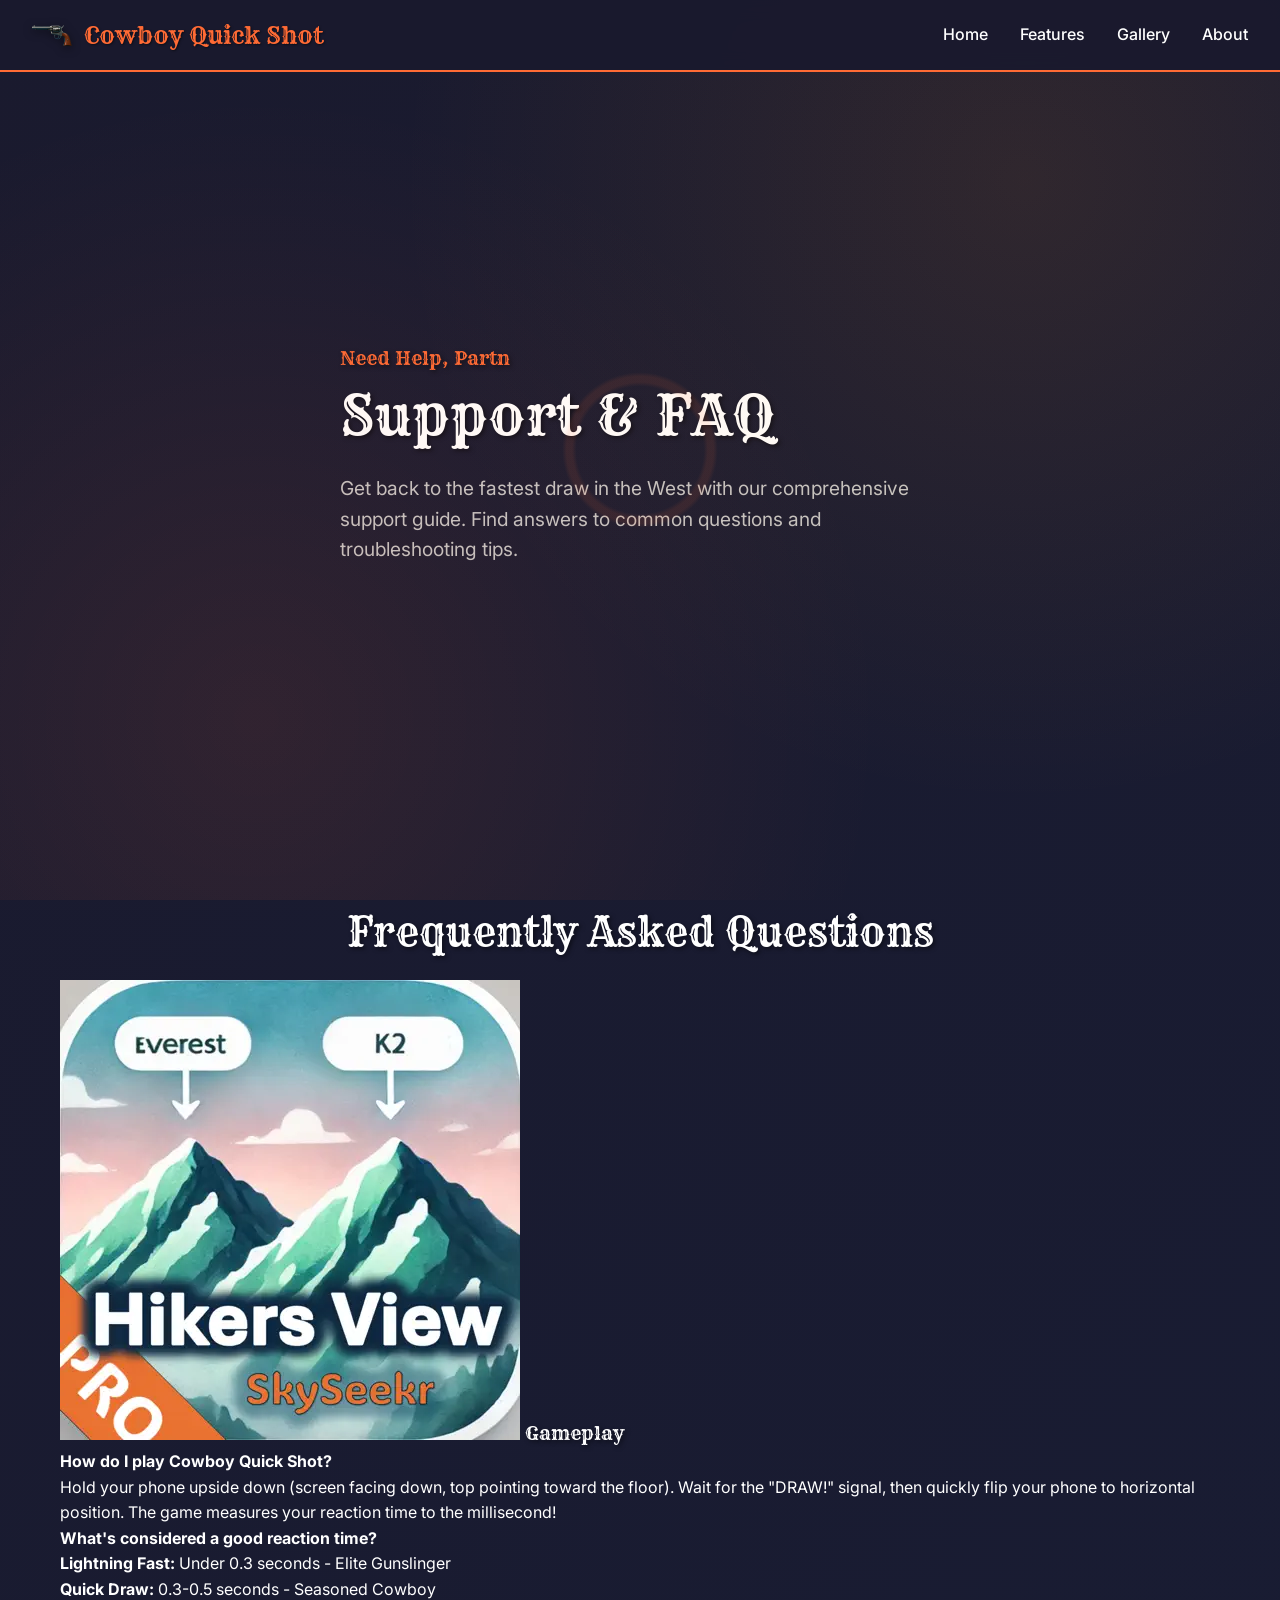
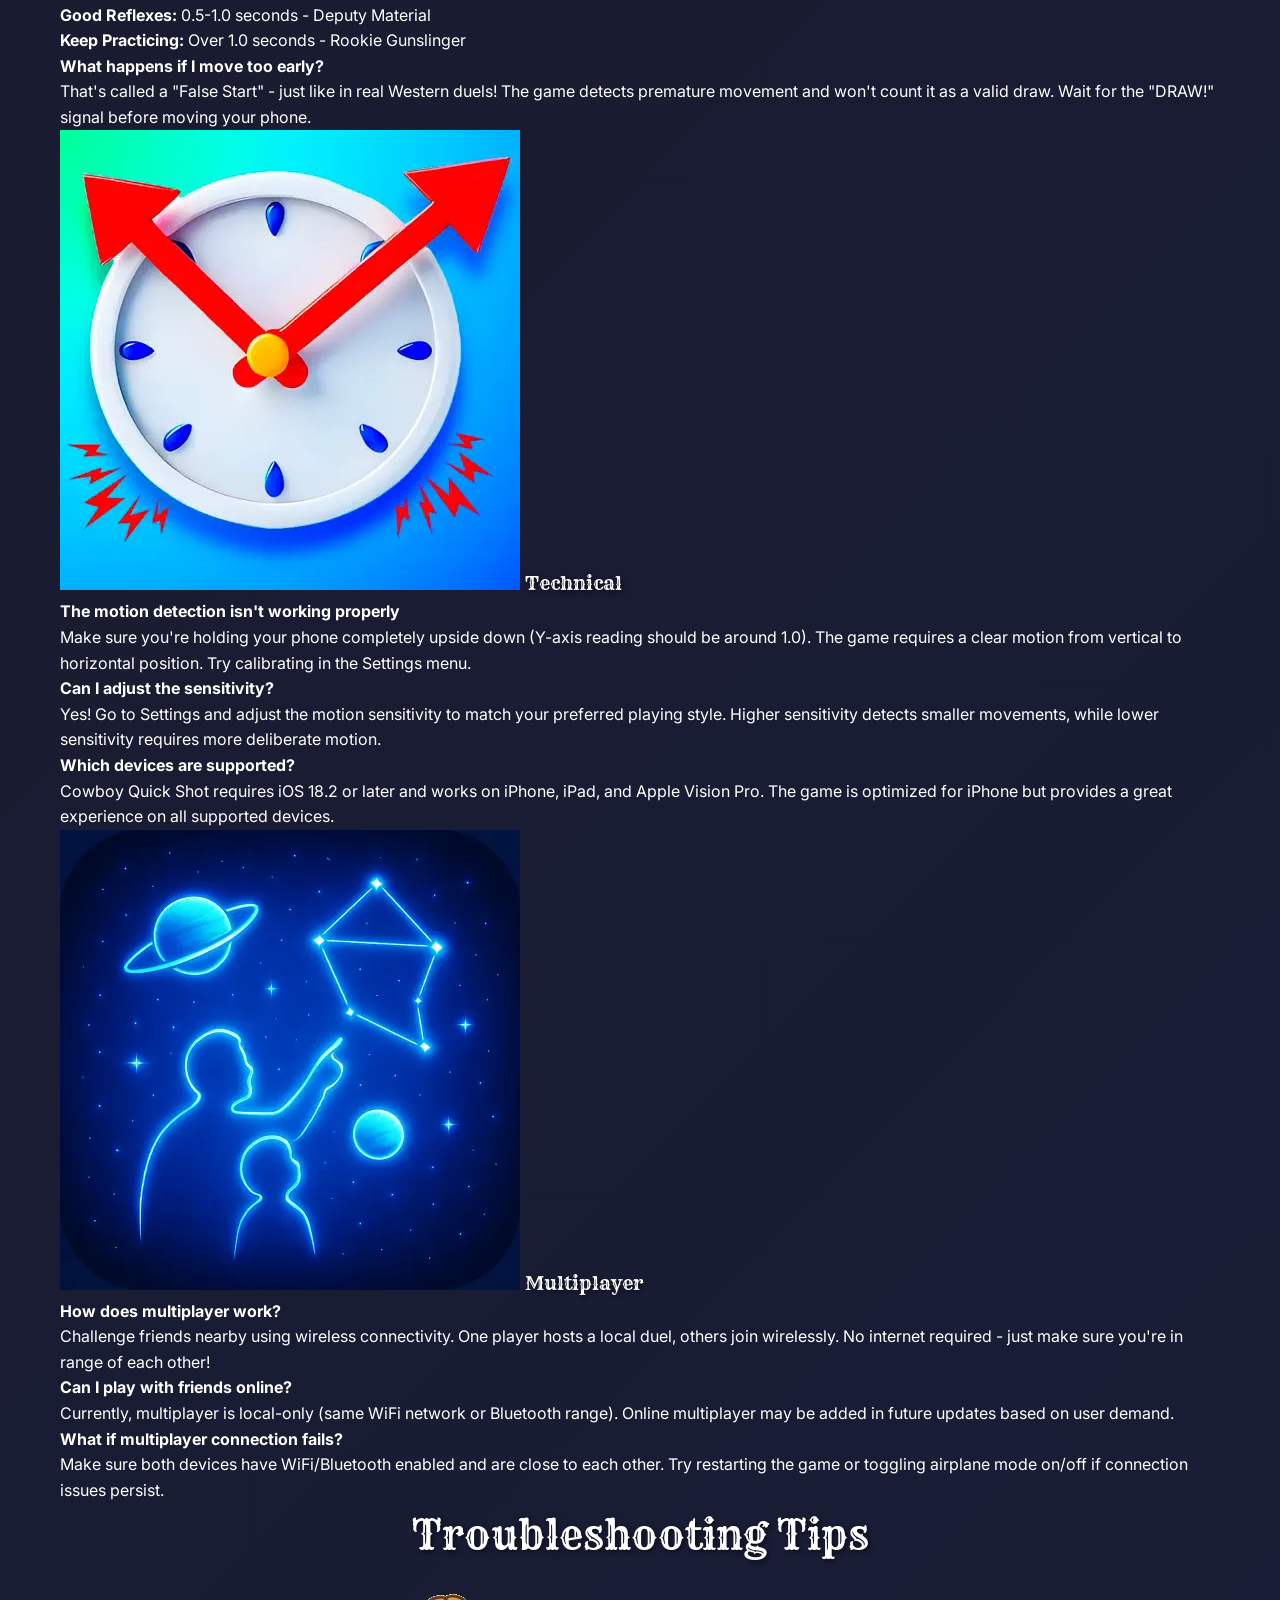
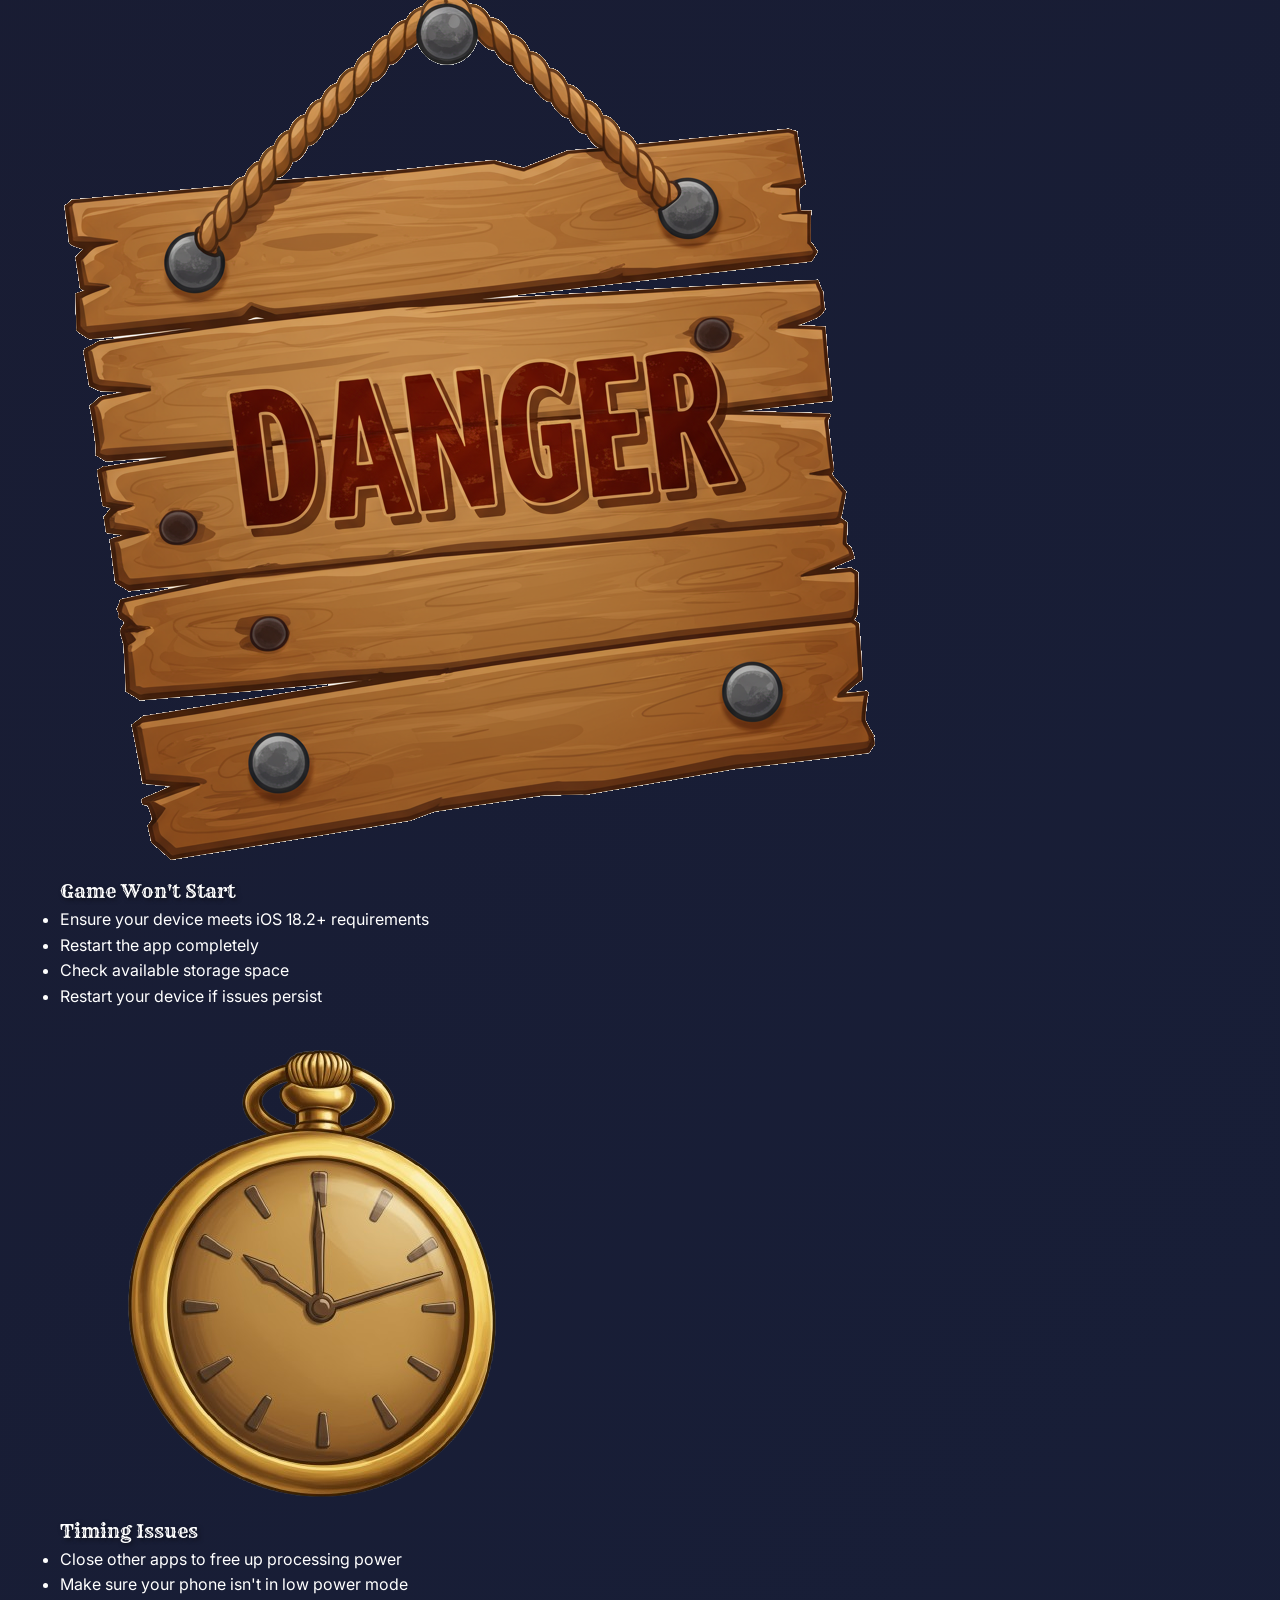
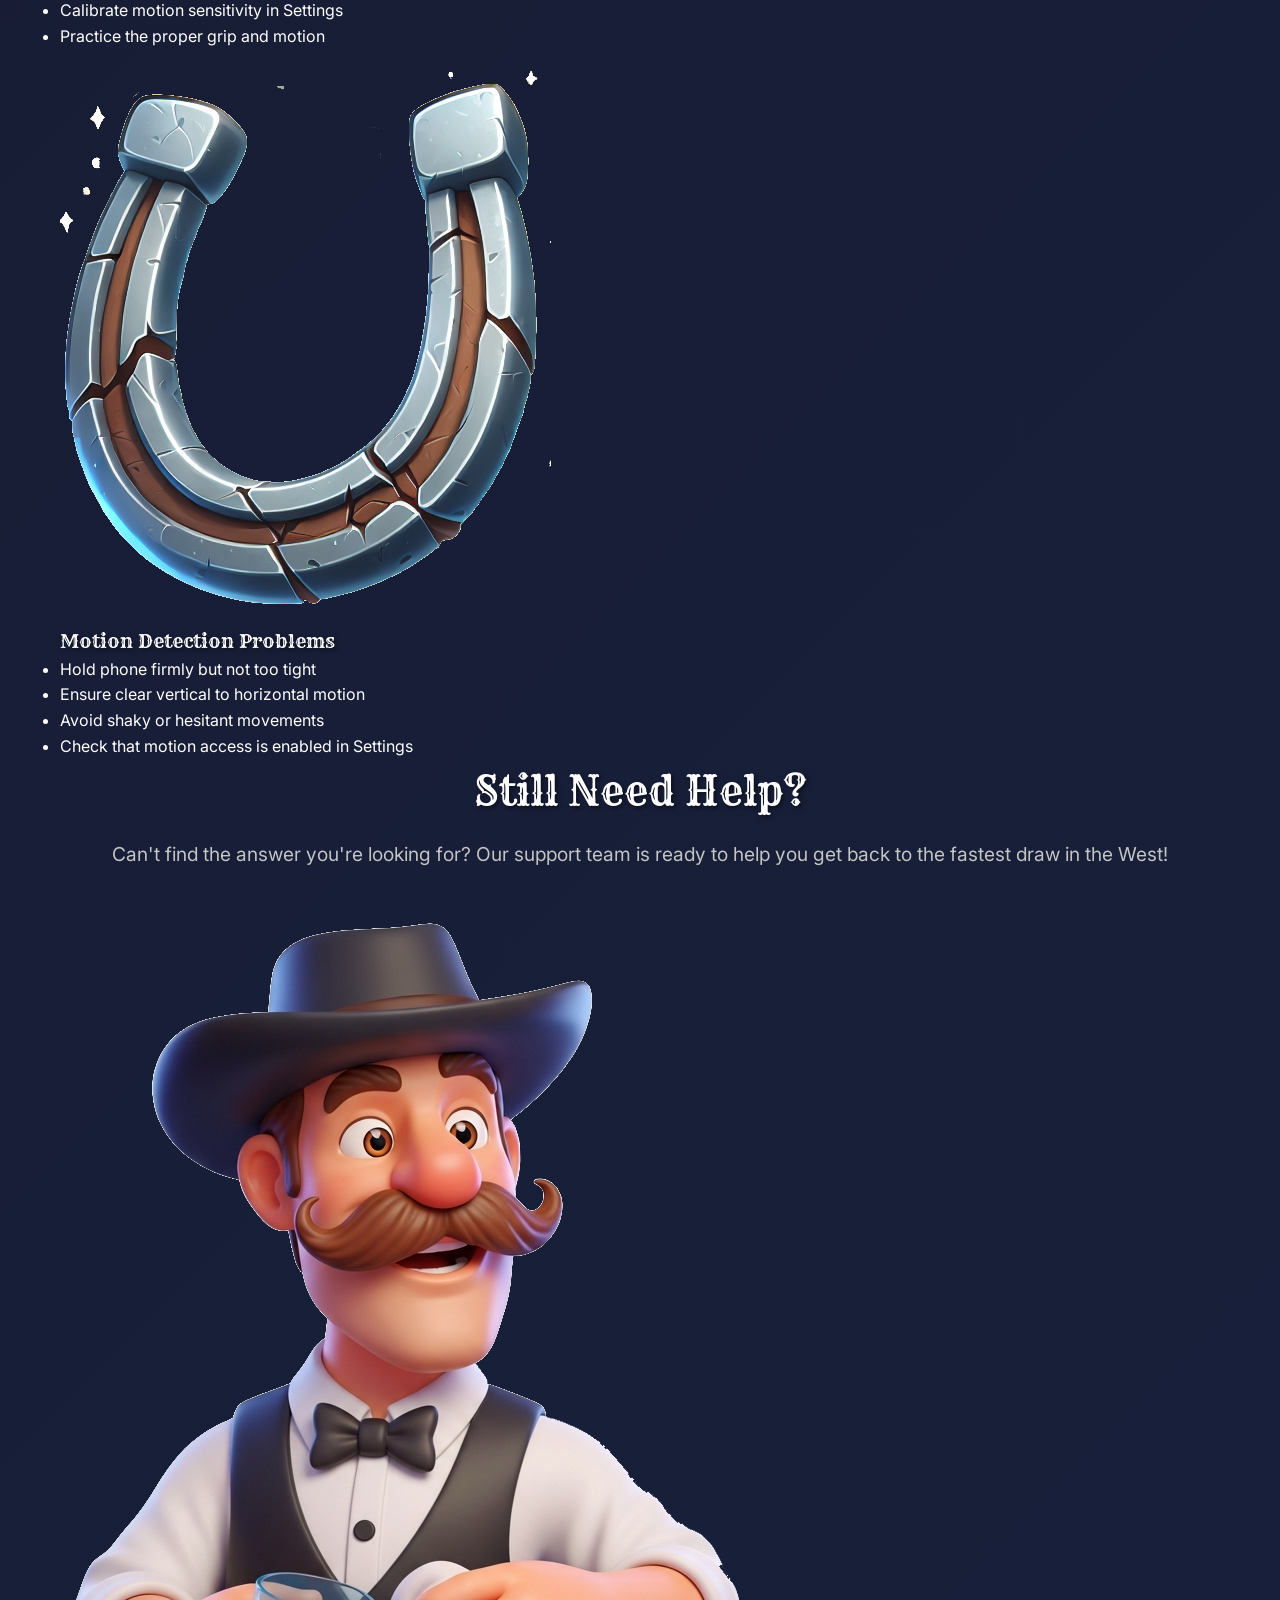
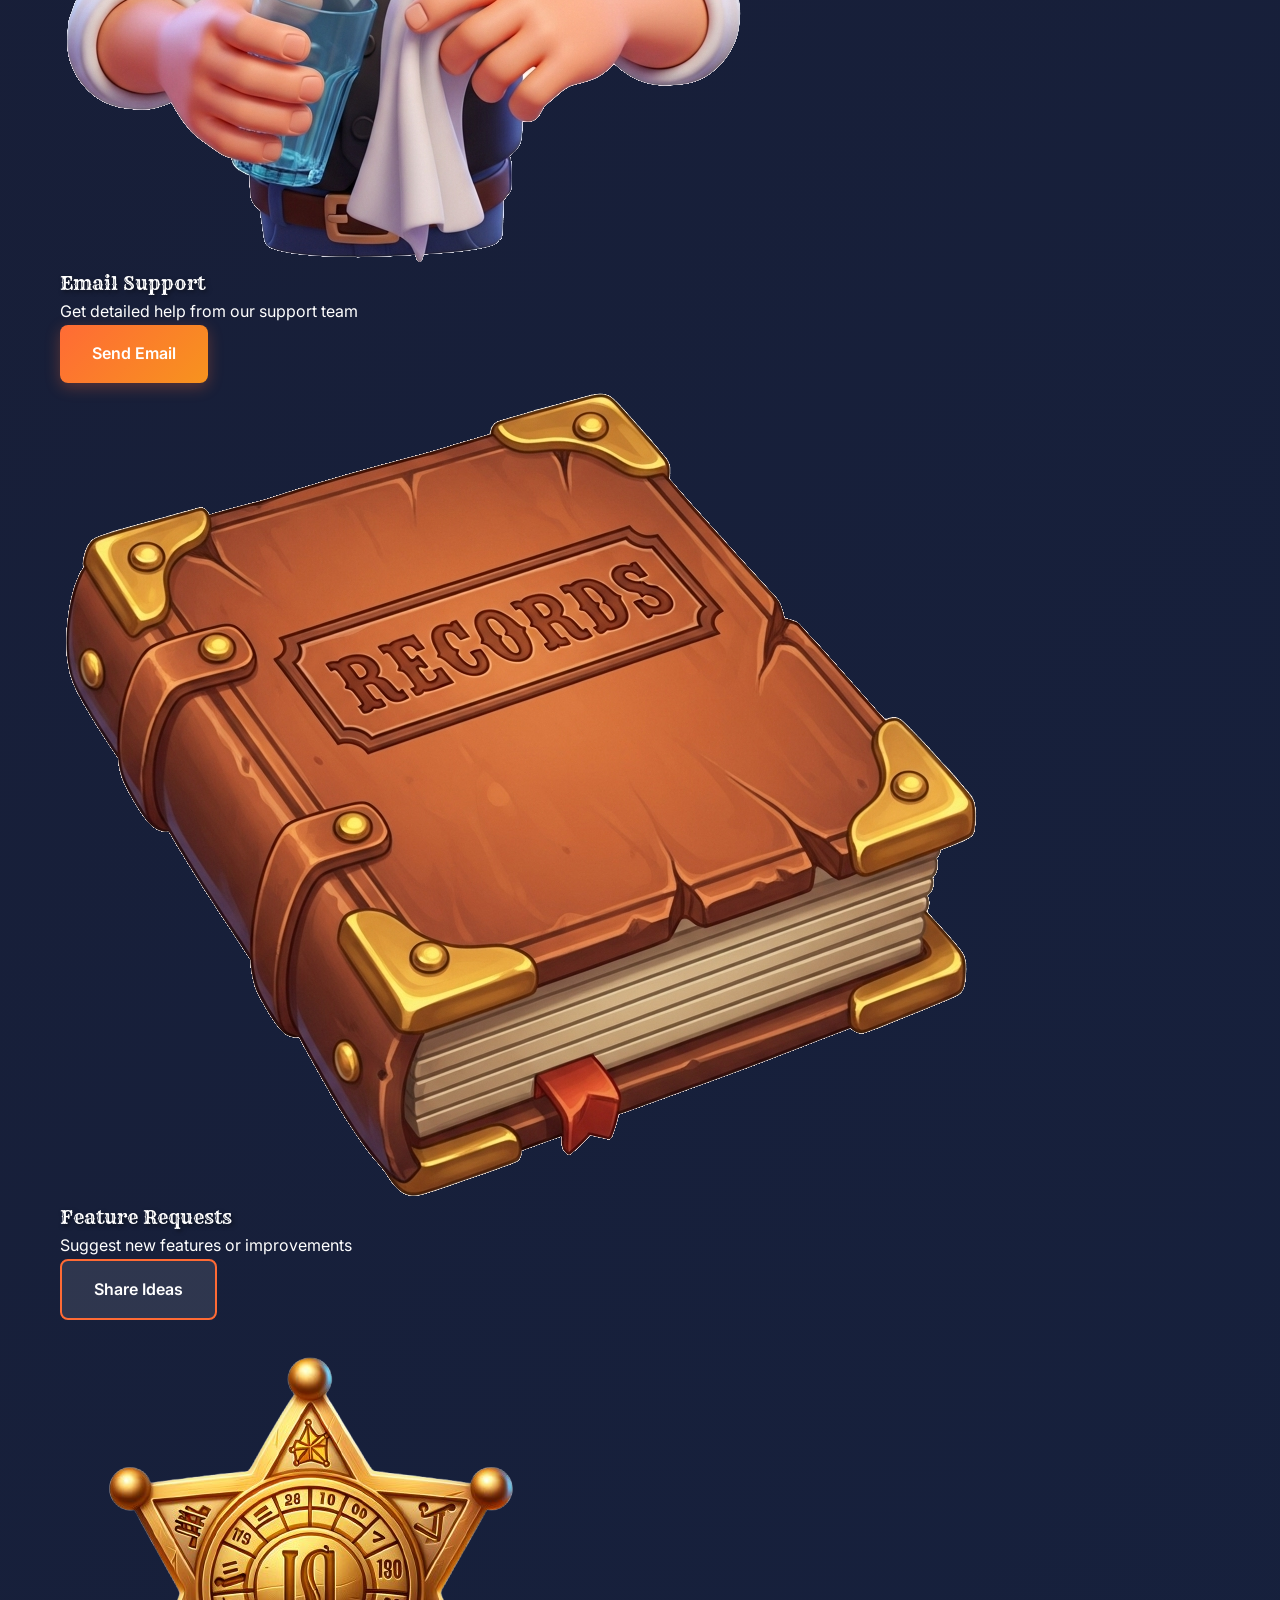
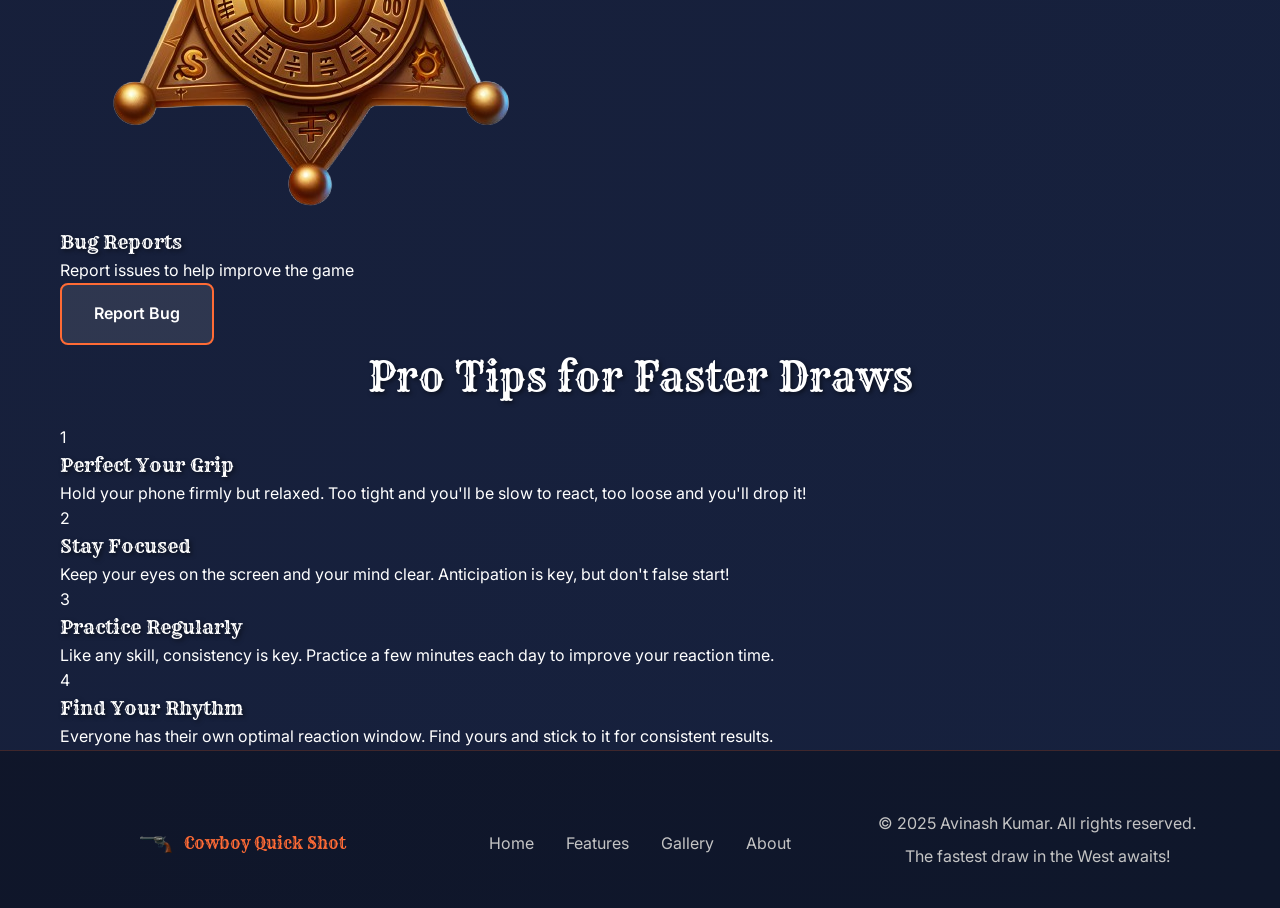
<file: support.html>
<!DOCTYPE html>
<html lang="en">
<head>
    <meta charset="UTF-8">
    <meta name="viewport" content="width=device-width, initial-scale=1.0">
    <title>Support - Cowboy Quick Shot</title>
    <meta name="description" content="Get help with Cowboy Quick Shot. Find answers to common questions and troubleshooting tips for the ultimate Western reflex game.">
    <link rel="stylesheet" href="css/style.css">
    <link rel="preconnect" href="https://fonts.googleapis.com">
    <link rel="preconnect" href="https://fonts.gstatic.com" crossorigin>
    <link href="https://fonts.googleapis.com/css2?family=Rye&family=Inter:wght@300;400;500;600;700&display=swap" rel="stylesheet">
</head>
<body>
    <header class="header">
        <nav class="nav">
            <div class="nav-brand">
                <img src="images/revolver.png" alt="Revolver" class="nav-logo">
                <span class="nav-title">Cowboy Quick Shot</span>
            </div>
            <ul class="nav-menu">
                <li><a href="index.html">Home</a></li>
                <li><a href="index.html#features">Features</a></li>
                <li><a href="index.html#gallery">Gallery</a></li>
                <li><a href="about.html">About</a></li>
            </ul>
        </nav>
    </header>

    <main>
        <!-- Hero Section -->
        <section class="hero support-hero">
            <div class="hero-background">
                <div class="crosshair-overlay"></div>
            </div>
            <div class="container">
                <div class="support-content">
                    <h1 class="hero-title">
                        <span class="hero-subtitle">Need Help, Partner?</span>
                        <span class="hero-main">Support & FAQ</span>
                    </h1>
                    <p class="hero-description">
                        Get back to the fastest draw in the West with our comprehensive support guide. 
                        Find answers to common questions and troubleshooting tips.
                    </p>
                </div>
            </div>
        </section>

        <!-- FAQ Section -->
        <section class="faq">
            <div class="container">
                <h2 class="section-title">Frequently Asked Questions</h2>
                
                <div class="faq-grid">
                    <div class="faq-category">
                        <h3 class="faq-category-title">
                            <img src="images/support_page/Hiker_view_icon.png" alt="Gameplay" class="faq-icon">
                            Gameplay
                        </h3>
                        
                        <div class="faq-item">
                            <h4 class="faq-question">How do I play Cowboy Quick Shot?</h4>
                            <div class="faq-answer">
                                <p>Hold your phone upside down (screen facing down, top pointing toward the floor). Wait for the "DRAW!" signal, then quickly flip your phone to horizontal position. The game measures your reaction time to the millisecond!</p>
                            </div>
                        </div>
                        
                        <div class="faq-item">
                            <h4 class="faq-question">What's considered a good reaction time?</h4>
                            <div class="faq-answer">
                                <p>
                                    <strong>Lightning Fast:</strong> Under 0.3 seconds - Elite Gunslinger<br>
                                    <strong>Quick Draw:</strong> 0.3-0.5 seconds - Seasoned Cowboy<br>
                                    <strong>Good Reflexes:</strong> 0.5-1.0 seconds - Deputy Material<br>
                                    <strong>Keep Practicing:</strong> Over 1.0 seconds - Rookie Gunslinger
                                </p>
                            </div>
                        </div>
                        
                        <div class="faq-item">
                            <h4 class="faq-question">What happens if I move too early?</h4>
                            <div class="faq-answer">
                                <p>That's called a "False Start" - just like in real Western duels! The game detects premature movement and won't count it as a valid draw. Wait for the "DRAW!" signal before moving your phone.</p>
                            </div>
                        </div>
                    </div>
                    
                    <div class="faq-category">
                        <h3 class="faq-category-title">
                            <img src="images/support_page/voice_clock_icon.png" alt="Technical" class="faq-icon">
                            Technical
                        </h3>
                        
                        <div class="faq-item">
                            <h4 class="faq-question">The motion detection isn't working properly</h4>
                            <div class="faq-answer">
                                <p>Make sure you're holding your phone completely upside down (Y-axis reading should be around 1.0). The game requires a clear motion from vertical to horizontal position. Try calibrating in the Settings menu.</p>
                            </div>
                        </div>
                        
                        <div class="faq-item">
                            <h4 class="faq-question">Can I adjust the sensitivity?</h4>
                            <div class="faq-answer">
                                <p>Yes! Go to Settings and adjust the motion sensitivity to match your preferred playing style. Higher sensitivity detects smaller movements, while lower sensitivity requires more deliberate motion.</p>
                            </div>
                        </div>
                        
                        <div class="faq-item">
                            <h4 class="faq-question">Which devices are supported?</h4>
                            <div class="faq-answer">
                                <p>Cowboy Quick Shot requires iOS 18.2 or later and works on iPhone, iPad, and Apple Vision Pro. The game is optimized for iPhone but provides a great experience on all supported devices.</p>
                            </div>
                        </div>
                    </div>
                    
                    <div class="faq-category">
                        <h3 class="faq-category-title">
                            <img src="images/support_page/planet_spot_icon.png" alt="Multiplayer" class="faq-icon">
                            Multiplayer
                        </h3>
                        
                        <div class="faq-item">
                            <h4 class="faq-question">How does multiplayer work?</h4>
                            <div class="faq-answer">
                                <p>Challenge friends nearby using wireless connectivity. One player hosts a local duel, others join wirelessly. No internet required - just make sure you're in range of each other!</p>
                            </div>
                        </div>
                        
                        <div class="faq-item">
                            <h4 class="faq-question">Can I play with friends online?</h4>
                            <div class="faq-answer">
                                <p>Currently, multiplayer is local-only (same WiFi network or Bluetooth range). Online multiplayer may be added in future updates based on user demand.</p>
                            </div>
                        </div>
                        
                        <div class="faq-item">
                            <h4 class="faq-question">What if multiplayer connection fails?</h4>
                            <div class="faq-answer">
                                <p>Make sure both devices have WiFi/Bluetooth enabled and are close to each other. Try restarting the game or toggling airplane mode on/off if connection issues persist.</p>
                            </div>
                        </div>
                    </div>
                </div>
            </div>
        </section>

        <!-- Troubleshooting -->
        <section class="troubleshooting">
            <div class="container">
                <h2 class="section-title">Troubleshooting Tips</h2>
                <div class="troubleshooting-grid">
                    <div class="troubleshooting-card">
                        <div class="troubleshooting-icon">
                            <img src="images/settings_page/danger.png" alt="Warning">
                        </div>
                        <h3>Game Won't Start</h3>
                        <ul>
                            <li>Ensure your device meets iOS 18.2+ requirements</li>
                            <li>Restart the app completely</li>
                            <li>Check available storage space</li>
                            <li>Restart your device if issues persist</li>
                        </ul>
                    </div>
                    
                    <div class="troubleshooting-card">
                        <div class="troubleshooting-icon">
                            <img src="images/settings_page/pocket_watch.png" alt="Timing">
                        </div>
                        <h3>Timing Issues</h3>
                        <ul>
                            <li>Close other apps to free up processing power</li>
                            <li>Make sure your phone isn't in low power mode</li>
                            <li>Calibrate motion sensitivity in Settings</li>
                            <li>Practice the proper grip and motion</li>
                        </ul>
                    </div>
                    
                    <div class="troubleshooting-card">
                        <div class="troubleshooting-icon">
                            <img src="images/settings_page/horseshoe_broken.png" alt="Broken">
                        </div>
                        <h3>Motion Detection Problems</h3>
                        <ul>
                            <li>Hold phone firmly but not too tight</li>
                            <li>Ensure clear vertical to horizontal motion</li>
                            <li>Avoid shaky or hesitant movements</li>
                            <li>Check that motion access is enabled in Settings</li>
                        </ul>
                    </div>
                </div>
            </div>
        </section>

        <!-- Contact Support -->
        <section class="contact-support">
            <div class="container">
                <h2 class="section-title">Still Need Help?</h2>
                <p class="section-subtitle">
                    Can't find the answer you're looking for? Our support team is ready to help you get back to the fastest draw in the West!
                </p>
                
                <div class="contact-options">
                    <div class="contact-card">
                        <div class="contact-icon">
                            <img src="images/home_page/support_man.png" alt="Support">
                        </div>
                        <h3>Email Support</h3>
                        <p>Get detailed help from our support team</p>
                        <a href="mailto:support@cowboyquickshot.com" class="btn btn-primary">
                            Send Email
                        </a>
                    </div>
                    
                    <div class="contact-card">
                        <div class="contact-icon">
                            <img src="images/home_page/records.png" alt="Feedback">
                        </div>
                        <h3>Feature Requests</h3>
                        <p>Suggest new features or improvements</p>
                        <a href="mailto:feedback@cowboyquickshot.com" class="btn btn-secondary">
                            Share Ideas
                        </a>
                    </div>
                    
                    <div class="contact-card">
                        <div class="contact-icon">
                            <img src="images/home_page/sherrif_batch.png" alt="Sheriff Badge">
                        </div>
                        <h3>Bug Reports</h3>
                        <p>Report issues to help improve the game</p>
                        <a href="mailto:bugs@cowboyquickshot.com" class="btn btn-secondary">
                            Report Bug
                        </a>
                    </div>
                </div>
            </div>
        </section>

        <!-- Tips Section -->
        <section class="tips">
            <div class="container">
                <h2 class="section-title">Pro Tips for Faster Draws</h2>
                <div class="tips-grid">
                    <div class="tip-card">
                        <div class="tip-number">1</div>
                        <h3>Perfect Your Grip</h3>
                        <p>Hold your phone firmly but relaxed. Too tight and you'll be slow to react, too loose and you'll drop it!</p>
                    </div>
                    
                    <div class="tip-card">
                        <div class="tip-number">2</div>
                        <h3>Stay Focused</h3>
                        <p>Keep your eyes on the screen and your mind clear. Anticipation is key, but don't false start!</p>
                    </div>
                    
                    <div class="tip-card">
                        <div class="tip-number">3</div>
                        <h3>Practice Regularly</h3>
                        <p>Like any skill, consistency is key. Practice a few minutes each day to improve your reaction time.</p>
                    </div>
                    
                    <div class="tip-card">
                        <div class="tip-number">4</div>
                        <h3>Find Your Rhythm</h3>
                        <p>Everyone has their own optimal reaction window. Find yours and stick to it for consistent results.</p>
                    </div>
                </div>
            </div>
        </section>
    </main>

    <footer class="footer">
        <div class="container">
            <div class="footer-content">
                <div class="footer-brand">
                    <img src="images/revolver.png" alt="Revolver" class="footer-logo">
                    <span class="footer-title">Cowboy Quick Shot</span>
                </div>
                <div class="footer-links">
                    <a href="index.html">Home</a>
                    <a href="index.html#features">Features</a>
                    <a href="index.html#gallery">Gallery</a>
                    <a href="about.html">About</a>
                </div>
                <div class="footer-social">
                    <p>© 2025 Avinash Kumar. All rights reserved.</p>
                    <p>The fastest draw in the West awaits!</p>
                </div>
            </div>
        </div>
    </footer>

    <script src="js/main.js"></script>
</body>
</html>
</file>
<file: css/style.css>
/* Western-themed CSS for Cowboy Quick Shot */

/* Reset and Base Styles */
* {
    margin: 0;
    padding: 0;
    box-sizing: border-box;
}

:root {
    --primary-navy: #1a1a2e;
    --secondary-navy: #16213e;
    --accent-orange: #ff6b35;
    --accent-yellow: #f7931e;
    --text-light: #ffffff;
    --text-muted: #c4c4c4;
    --leather-brown: #8b4513;
    --gold: #ffd700;
    --shadow-dark: rgba(0, 0, 0, 0.5);
}

body {
    font-family: 'Inter', sans-serif;
    background: linear-gradient(135deg, var(--primary-navy) 0%, var(--secondary-navy) 100%);
    color: var(--text-light);
    line-height: 1.6;
    overflow-x: hidden;
}

/* Typography */
h1, h2, h3 {
    font-family: 'Rye', serif;
    font-weight: 400;
    text-shadow: 2px 2px 4px var(--shadow-dark);
}

/* New Website Button Styling */
.new-website-btn {
    background: linear-gradient(135deg, #e6bc08 0%, #d4a306 100%) !important;
    color: #000000 !important;
    border: 2px solid #e6bc08 !important;
    border-radius: 5px !important;
    padding: 8px 15px !important;
    font-weight: bold !important;
    text-transform: uppercase !important;
    letter-spacing: 1px !important;
    transition: all 0.3s ease !important;
    text-shadow: none !important;
    box-shadow: 0 2px 10px rgba(230, 188, 8, 0.3) !important;
}

.new-website-btn:hover {
    background: linear-gradient(135deg, #f0c914 0%, #e6bc08 100%) !important;
    transform: scale(1.05) !important;
    box-shadow: 0 5px 20px rgba(230, 188, 8, 0.5) !important;
    text-shadow: 0 0 10px rgba(0, 0, 0, 0.5) !important;
}

.container {
    max-width: 1200px;
    margin: 0 auto;
    padding: 0 20px;
}

/* Header and Navigation */
.header {
    position: fixed;
    top: 0;
    left: 0;
    right: 0;
    z-index: 1000;
    background: rgba(26, 26, 46, 0.95);
    backdrop-filter: blur(10px);
    border-bottom: 2px solid var(--accent-orange);
}

.nav {
    display: flex;
    justify-content: space-between;
    align-items: center;
    padding: 1rem 2rem;
}

.nav-brand {
    display: flex;
    align-items: center;
    gap: 12px;
}

.nav-logo {
    width: 40px;
    height: auto;
    max-height: 32px;
    filter: drop-shadow(0 2px 4px var(--shadow-dark));
    object-fit: contain;
}

.nav-title {
    font-family: 'Rye', serif;
    font-size: 1.5rem;
    color: var(--accent-orange);
    text-shadow: 1px 1px 2px var(--shadow-dark);
}

.nav-menu {
    display: flex;
    list-style: none;
    gap: 2rem;
}

.nav-menu a {
    color: var(--text-light);
    text-decoration: none;
    font-weight: 500;
    transition: all 0.3s ease;
    position: relative;
}

.nav-menu a::after {
    content: '';
    position: absolute;
    bottom: -5px;
    left: 0;
    width: 0;
    height: 2px;
    background: var(--accent-orange);
    transition: width 0.3s ease;
}

.nav-menu a:hover::after {
    width: 100%;
}

.nav-menu a:hover {
    color: var(--accent-orange);
}

/* Hero Section */
.hero {
    min-height: 100vh;
    display: flex;
    align-items: center;
    position: relative;
    overflow: hidden;
    padding: 120px 0 80px;
}

.hero-background {
    position: absolute;
    top: 0;
    left: 0;
    right: 0;
    bottom: 0;
    background: 
        radial-gradient(circle at 20% 80%, rgba(255, 107, 53, 0.1) 0%, transparent 50%),
        radial-gradient(circle at 80% 20%, rgba(247, 147, 30, 0.1) 0%, transparent 50%);
}

.crosshair-overlay {
    position: absolute;
    top: 50%;
    left: 50%;
    transform: translate(-50%, -50%);
    width: 200px;
    height: 200px;
    background: radial-gradient(circle, transparent 45%, var(--accent-orange) 48%, var(--accent-orange) 52%, transparent 55%);
    opacity: 0.1;
    animation: pulse 3s infinite;
}

@keyframes pulse {
    0%, 100% { opacity: 0.1; transform: translate(-50%, -50%) scale(1); }
    50% { opacity: 0.2; transform: translate(-50%, -50%) scale(1.1); }
}

.hero-content {
    flex: 1;
    padding-right: 2rem;
    z-index: 2;
}

.hero-title {
    margin-bottom: 1.5rem;
}

.hero-subtitle {
    display: block;
    font-size: 1.2rem;
    color: var(--accent-orange);
    margin-bottom: 0.5rem;
}

.hero-main {
    display: block;
    font-size: 3.5rem;
    color: var(--text-light);
    line-height: 1.2;
}

.hero-description {
    font-size: 1.2rem;
    color: var(--text-muted);
    margin-bottom: 2rem;
    max-width: 600px;
}

.hero-buttons {
    display: flex;
    gap: 1rem;
    flex-wrap: wrap;
}

.btn {
    display: inline-flex;
    align-items: center;
    gap: 0.5rem;
    padding: 1rem 2rem;
    text-decoration: none;
    border-radius: 8px;
    font-weight: 600;
    transition: all 0.3s ease;
    text-align: center;
    border: none;
    cursor: pointer;
    position: relative;
    overflow: hidden;
}

.btn::before {
    content: '';
    position: absolute;
    top: 50%;
    left: 50%;
    width: 0;
    height: 0;
    background: rgba(255, 255, 255, 0.2);
    border-radius: 50%;
    transform: translate(-50%, -50%);
    transition: all 0.6s ease;
}

.btn:hover::before {
    width: 300px;
    height: 300px;
}

.btn-primary {
    background: linear-gradient(135deg, var(--accent-orange) 0%, var(--accent-yellow) 100%);
    color: var(--text-light);
    box-shadow: 0 4px 15px rgba(255, 107, 53, 0.3);
}

.btn-primary:hover {
    transform: translateY(-2px);
    box-shadow: 0 6px 20px rgba(255, 107, 53, 0.4);
}

.btn-secondary {
    background: rgba(255, 255, 255, 0.1);
    color: var(--text-light);
    border: 2px solid var(--accent-orange);
}

.btn-secondary:hover {
    background: var(--accent-orange);
    transform: translateY(-2px);
}

.btn-icon {
    width: 22px;
    height: auto;
    max-height: 22px;
    filter: drop-shadow(0 1px 2px rgba(0, 0, 0, 0.3));
    object-fit: contain;
}

.hero-image {
    flex: 1;
    position: relative;
    display: flex;
    justify-content: center;
    align-items: center;
}

.cowboy-hero {
    max-width: 380px;
    width: 100%;
    height: auto;
    filter: drop-shadow(0 10px 30px rgba(0, 0, 0, 0.3));
    animation: float 6s ease-in-out infinite;
    object-fit: contain;
}

@keyframes float {
    0%, 100% { transform: translateY(0px); }
    50% { transform: translateY(-20px); }
}

.floating-elements {
    position: absolute;
    top: 0;
    left: 0;
    right: 0;
    bottom: 0;
}

.floating-revolver {
    position: absolute;
    top: 20%;
    left: 10%;
    width: 80px;
    height: auto;
    max-height: 50px;
    animation: rotate 20s linear infinite;
    object-fit: contain;
}

.floating-badge {
    position: absolute;
    bottom: 20%;
    right: 10%;
    width: 45px;
    height: auto;
    max-height: 45px;
    animation: bounce 4s ease-in-out infinite;
    object-fit: contain;
}

@keyframes rotate {
    0% { transform: rotate(0deg); }
    100% { transform: rotate(360deg); }
}

@keyframes bounce {
    0%, 100% { transform: translateY(0px); }
    50% { transform: translateY(-10px); }
}

/* Sections */
.section-title {
    font-size: 2.5rem;
    text-align: center;
    margin-bottom: 1rem;
    color: var(--text-light);
}

.section-subtitle {
    font-size: 1.2rem;
    text-align: center;
    color: var(--text-muted);
    margin-bottom: 3rem;
}

/* Features Section */
.features {
    padding: 100px 0;
    background: linear-gradient(180deg, transparent 0%, rgba(255, 107, 53, 0.05) 100%);
}

.features-grid {
    display: grid;
    grid-template-columns: repeat(auto-fit, minmax(280px, 1fr));
    gap: 2rem;
}

.feature-card {
    background: rgba(255, 255, 255, 0.05);
    padding: 2rem;
    border-radius: 16px;
    border: 1px solid rgba(255, 107, 53, 0.2);
    text-align: center;
    transition: all 0.3s ease;
    backdrop-filter: blur(10px);
}

.feature-card:hover {
    transform: translateY(-5px);
    background: rgba(255, 255, 255, 0.08);
    border-color: var(--accent-orange);
    box-shadow: 0 10px 30px rgba(255, 107, 53, 0.2);
}

.feature-icon {
    width: 80px;
    height: 80px;
    margin: 0 auto 1.5rem;
    padding: 20px;
    background: linear-gradient(135deg, var(--accent-orange) 0%, var(--accent-yellow) 100%);
    border-radius: 50%;
    display: flex;
    align-items: center;
    justify-content: center;
}

.feature-icon img {
    width: 35px;
    height: auto;
    max-height: 35px;
    object-fit: contain;
    filter: brightness(0) invert(1);
}

.feature-card h3 {
    font-size: 1.5rem;
    margin-bottom: 1rem;
    color: var(--accent-orange);
}

/* Performance Section */
.performance {
    padding: 100px 0;
    background: 
        linear-gradient(135deg, rgba(255, 107, 53, 0.1) 0%, transparent 50%),
        linear-gradient(45deg, rgba(247, 147, 30, 0.1) 0%, transparent 50%);
}

.performance-grid {
    display: grid;
    grid-template-columns: repeat(auto-fit, minmax(250px, 1fr));
    gap: 2rem;
}

.performance-card {
    background: rgba(255, 255, 255, 0.08);
    padding: 2rem;
    border-radius: 16px;
    text-align: center;
    transition: all 0.3s ease;
    border: 2px solid transparent;
    position: relative;
    overflow: hidden;
}

.performance-card::before {
    content: '';
    position: absolute;
    top: 0;
    left: 0;
    right: 0;
    bottom: 0;
    background: linear-gradient(135deg, transparent 0%, rgba(255, 107, 53, 0.1) 100%);
    opacity: 0;
    transition: opacity 0.3s ease;
}

.performance-card:hover::before {
    opacity: 1;
}

.performance-card:hover {
    transform: translateY(-5px);
    border-color: var(--accent-orange);
}

.performance-card.lightning {
    border-color: var(--gold);
}

.performance-card.lightning:hover {
    box-shadow: 0 10px 30px rgba(255, 215, 0, 0.3);
}

.performance-icon {
    width: 60px;
    height: 60px;
    margin: 0 auto 1rem;
}

.performance-icon img {
    width: 40px;
    height: auto;
    max-height: 40px;
    object-fit: contain;
}

.performance-card h3 {
    font-size: 1.3rem;
    margin-bottom: 0.5rem;
    color: var(--accent-orange);
}

.performance-card p {
    font-size: 1.1rem;
    color: var(--text-muted);
    margin-bottom: 1rem;
}

.performance-badge {
    display: inline-block;
    background: linear-gradient(135deg, var(--accent-orange) 0%, var(--accent-yellow) 100%);
    color: var(--text-light);
    padding: 0.5rem 1rem;
    border-radius: 20px;
    font-size: 0.9rem;
    font-weight: 600;
}

/* Gallery Section */
.gallery-preview {
    padding: 100px 0;
    background: linear-gradient(180deg, rgba(255, 107, 53, 0.05) 0%, transparent 100%);
}

.gallery-grid {
    display: grid;
    grid-template-columns: repeat(auto-fit, minmax(300px, 1fr));
    gap: 2rem;
}

.gallery-item {
    position: relative;
    border-radius: 16px;
    overflow: hidden;
    transition: all 0.3s ease;
    box-shadow: 0 5px 20px rgba(0, 0, 0, 0.3);
}

.gallery-item:hover {
    transform: translateY(-5px);
    box-shadow: 0 10px 30px rgba(0, 0, 0, 0.4);
}

.gallery-item img {
    width: 100%;
    height: 350px;
    object-fit: cover;
    transition: transform 0.3s ease;
}

.gallery-item:hover img {
    transform: scale(1.05);
}

.gallery-overlay {
    position: absolute;
    bottom: 0;
    left: 0;
    right: 0;
    background: linear-gradient(transparent, rgba(0, 0, 0, 0.8));
    color: var(--text-light);
    padding: 2rem;
    transform: translateY(100%);
    transition: transform 0.3s ease;
}

.gallery-item:hover .gallery-overlay {
    transform: translateY(0);
}

.gallery-overlay h4 {
    font-size: 1.2rem;
    margin-bottom: 0.5rem;
    color: var(--accent-orange);
}

/* Download Section */
.download {
    padding: 100px 0;
    background: linear-gradient(135deg, rgba(255, 107, 53, 0.1) 0%, rgba(247, 147, 30, 0.1) 100%);
}

.download-content {
    text-align: center;
}

.download-buttons {
    display: flex;
    justify-content: center;
    gap: 1rem;
    margin-top: 2rem;
}

.app-store-btn {
    transition: all 0.3s ease;
}

.app-store-btn:hover {
    transform: translateY(-2px);
    filter: brightness(1.1);
}

.app-store-btn img {
    height: 60px;
    border-radius: 8px;
}

.cowboy-download {
    max-width: 280px;
    width: 100%;
    height: auto;
    filter: drop-shadow(0 10px 30px rgba(0, 0, 0, 0.3));
    object-fit: contain;
}

/* Footer */
.footer {
    background: rgba(0, 0, 0, 0.3);
    padding: 60px 0 30px;
    border-top: 1px solid rgba(255, 107, 53, 0.2);
}

.footer-content {
    display: grid;
    grid-template-columns: repeat(auto-fit, minmax(250px, 1fr));
    gap: 2rem;
    align-items: center;
    text-align: center;
}

.footer-brand {
    display: flex;
    align-items: center;
    gap: 12px;
    justify-content: center;
}

.footer-logo {
    width: 32px;
    height: auto;
    max-height: 24px;
    object-fit: contain;
}

.footer-title {
    font-family: 'Rye', serif;
    color: var(--accent-orange);
}

.footer-links {
    display: flex;
    gap: 2rem;
    justify-content: center;
}

.footer-links a {
    color: var(--text-muted);
    text-decoration: none;
    transition: color 0.3s ease;
}

.footer-links a:hover {
    color: var(--accent-orange);
}

.footer-social p {
    color: var(--text-muted);
    margin-bottom: 0.5rem;
}

/* Responsive Design */
@media (max-width: 768px) {
    .hero {
        flex-direction: column;
        text-align: center;
        padding: 100px 0 60px;
    }
    
    .hero-content {
        padding-right: 0;
        margin-bottom: 2rem;
    }
    
    .hero-main {
        font-size: 2.5rem;
    }
    
    .hero-buttons {
        justify-content: center;
    }
    
    .cowboy-hero {
        max-width: 320px;
    }
    
    .nav-menu {
        display: none;
    }
    
    .section-title {
        font-size: 2rem;
    }
    
    .features-grid,
    .performance-grid {
        grid-template-columns: 1fr;
    }
    
    .gallery-grid {
        grid-template-columns: 1fr;
    }
    
    .footer-content {
        grid-template-columns: 1fr;
        text-align: center;
    }
    
    .footer-links {
        flex-wrap: wrap;
    }
}

/* Smooth Scrolling */
html {
    scroll-behavior: smooth;
}

/* Loading Animation */
@keyframes fadeInUp {
    from {
        opacity: 0;
        transform: translateY(30px);
    }
    to {
        opacity: 1;
        transform: translateY(0);
    }
}

.feature-card,
.performance-card,
.gallery-item {
    animation: fadeInUp 0.6s ease-out;
}
</file>
